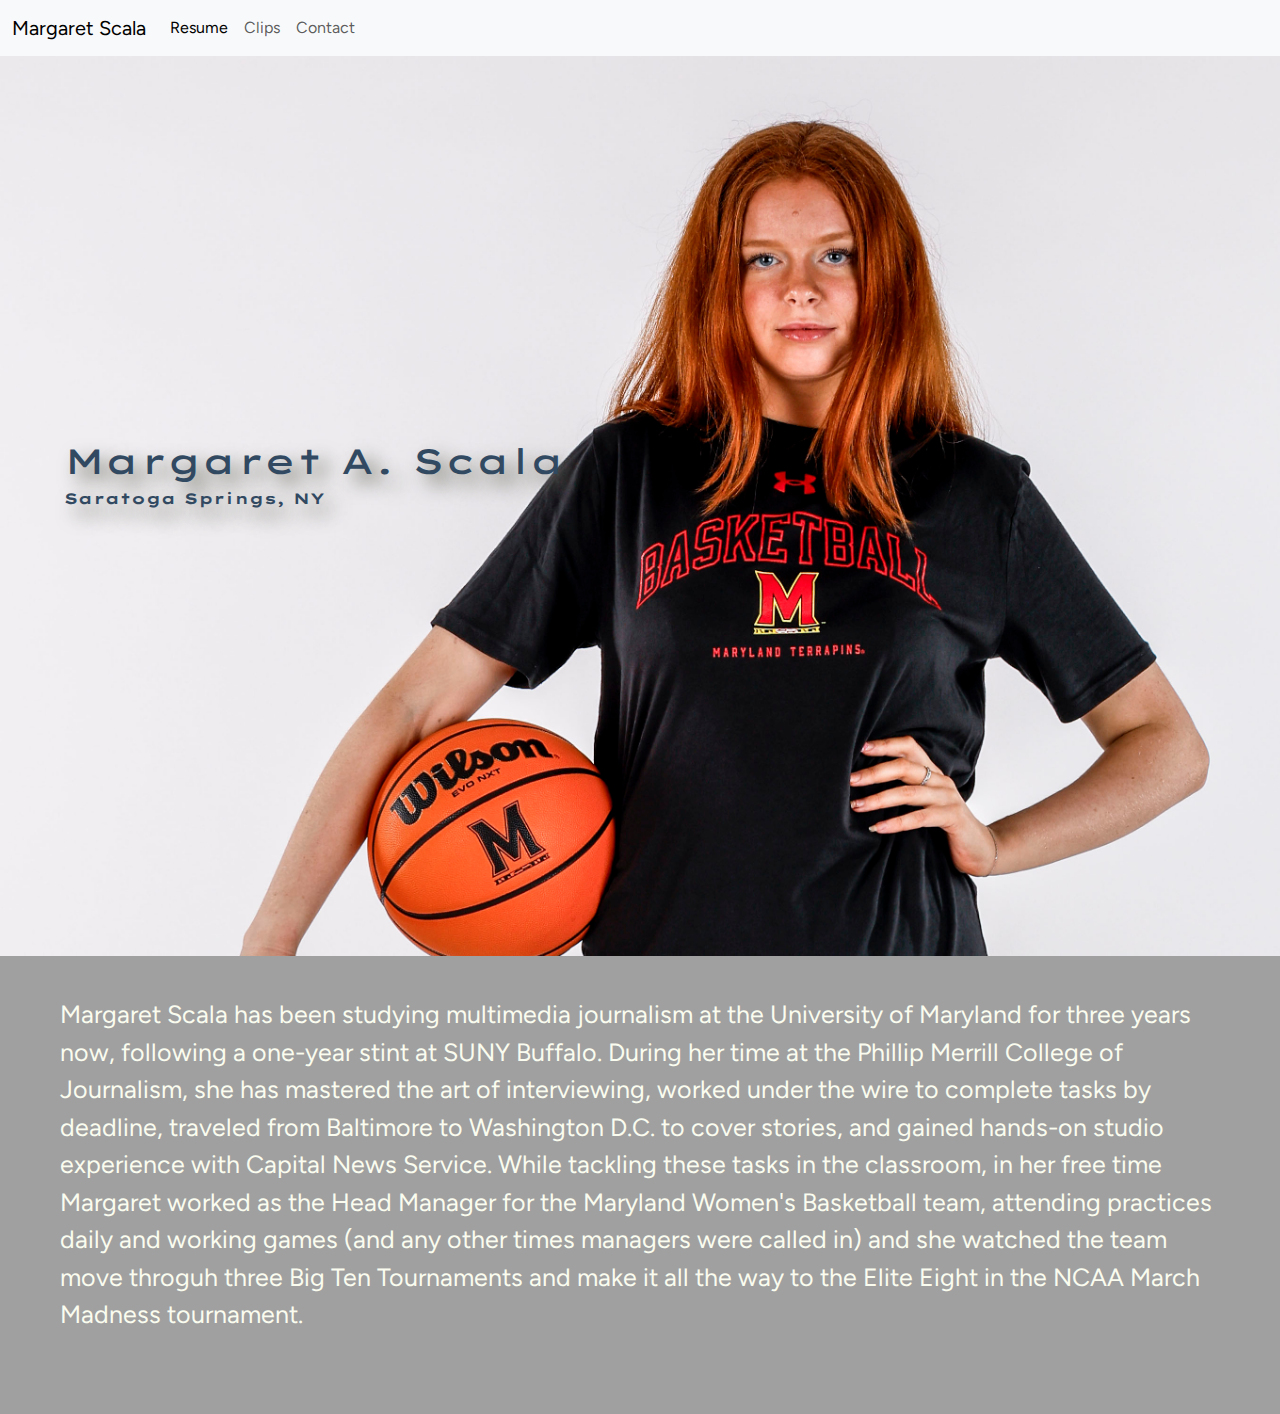
<file: index.html>
<!doctype html>
<html lang="en">
  <head>
    <meta charset="utf-8">
    <meta name="viewport" content="width=device-width, initial-scale=1">
    <title>Homepage</title>
    <link href="https://cdn.jsdelivr.net/npm/bootstrap@5.3.3/dist/css/bootstrap.min.css" rel="stylesheet" integrity="sha384-QWTKZyjpPEjISv5WaRU9OFeRpok6YctnYmDr5pNlyT2bRjXh0JMhjY6hW+ALEwIH" crossorigin="anonymous">
    <link rel="stylesheet" href="https://cdn.jsdelivr.net/npm/bootstrap@5.3.3/dist/css/bootstrap.min.css">
    <script src="https://cdn.jsdelivr.net/npm/bootstrap@5.3.3/dist/js/bootstrap.bundle.min.js"></script>
    <link rel="stylesheet" href="site/css/style.css">
    <link rel="preconnect" href="https://fonts.googleapis.com">
    <link rel="preconnect" href="https://fonts.gstatic.com" crossorigin>
    <link href="https://fonts.googleapis.com/css2?family=Abel&family=Italiana&family=Jersey+25&family=Lexend+Zetta:wght@100..900&family=Roboto:ital,wght@0,100;0,300;0,400;0,500;0,700;0,900;1,100;1,300;1,400;1,500;1,700;1,900&display=swap" rel="stylesheet">
    <link rel="preconnect" href="https://fonts.googleapis.com">
<link rel="preconnect" href="https://fonts.gstatic.com" crossorigin>
<link href="https://fonts.googleapis.com/css2?family=Abel&family=Figtree:ital,wght@0,300..900;1,300..900&family=Italiana&family=Jersey+25&family=Lexend+Zetta:wght@100..900&family=Roboto:ital,wght@0,100;0,300;0,400;0,500;0,700;0,900;1,100;1,300;1,400;1,500;1,700;1,900&display=swap" rel="stylesheet">
  </head>

  <nav class="navbar navbar-expand-lg bg-body-tertiary">
    <div class="container-fluid">
      <a class="navbar-brand" href="index.html">Margaret Scala</a>
      <button class="navbar-toggler" type="button" data-bs-toggle="collapse" data-bs-target="#navbarNavAltMarkup" aria-controls="navbarNavAltMarkup" aria-expanded="false" aria-label="Toggle navigation">
        <span class="navbar-toggler-icon"></span>
      </button>
      <div class="collapse navbar-collapse" id="navbarNavAltMarkup">
        <div class="navbar-nav">
          <a class="nav-link active" aria-current="page" href="./resume/index.html">Resume</a>
          <a class="nav-link" href="./clips/index.html">Clips</a>
          <a class="nav-link" href="./contact/index.html">Contact</a>

      </div>
    </div>
  </nav>
    <header>
    <h1>Margaret A. Scala</h1>
    <h2>Saratoga Springs, NY</h2>
    </header>
    <body>
      <div class="bio">
    <p>Margaret Scala has been studying multimedia journalism at the University of Maryland for three years now, following a one-year stint at SUNY Buffalo. During her time at the Phillip Merrill College of Journalism, she has mastered the art of interviewing, worked under the wire to complete tasks by deadline, traveled from Baltimore to Washington D.C. to cover stories, and gained hands-on studio experience with Capital News Service. While tackling these tasks in the classroom, in her free time Margaret worked as the Head Manager for the Maryland Women's Basketball team, attending practices daily and working games (and any other times managers were called in) and she watched the team move throguh three Big Ten Tournaments and make it all the way to the Elite Eight in the NCAA March Madness tournament.
    </p>
    </div>
  </body>
</html>
</file>
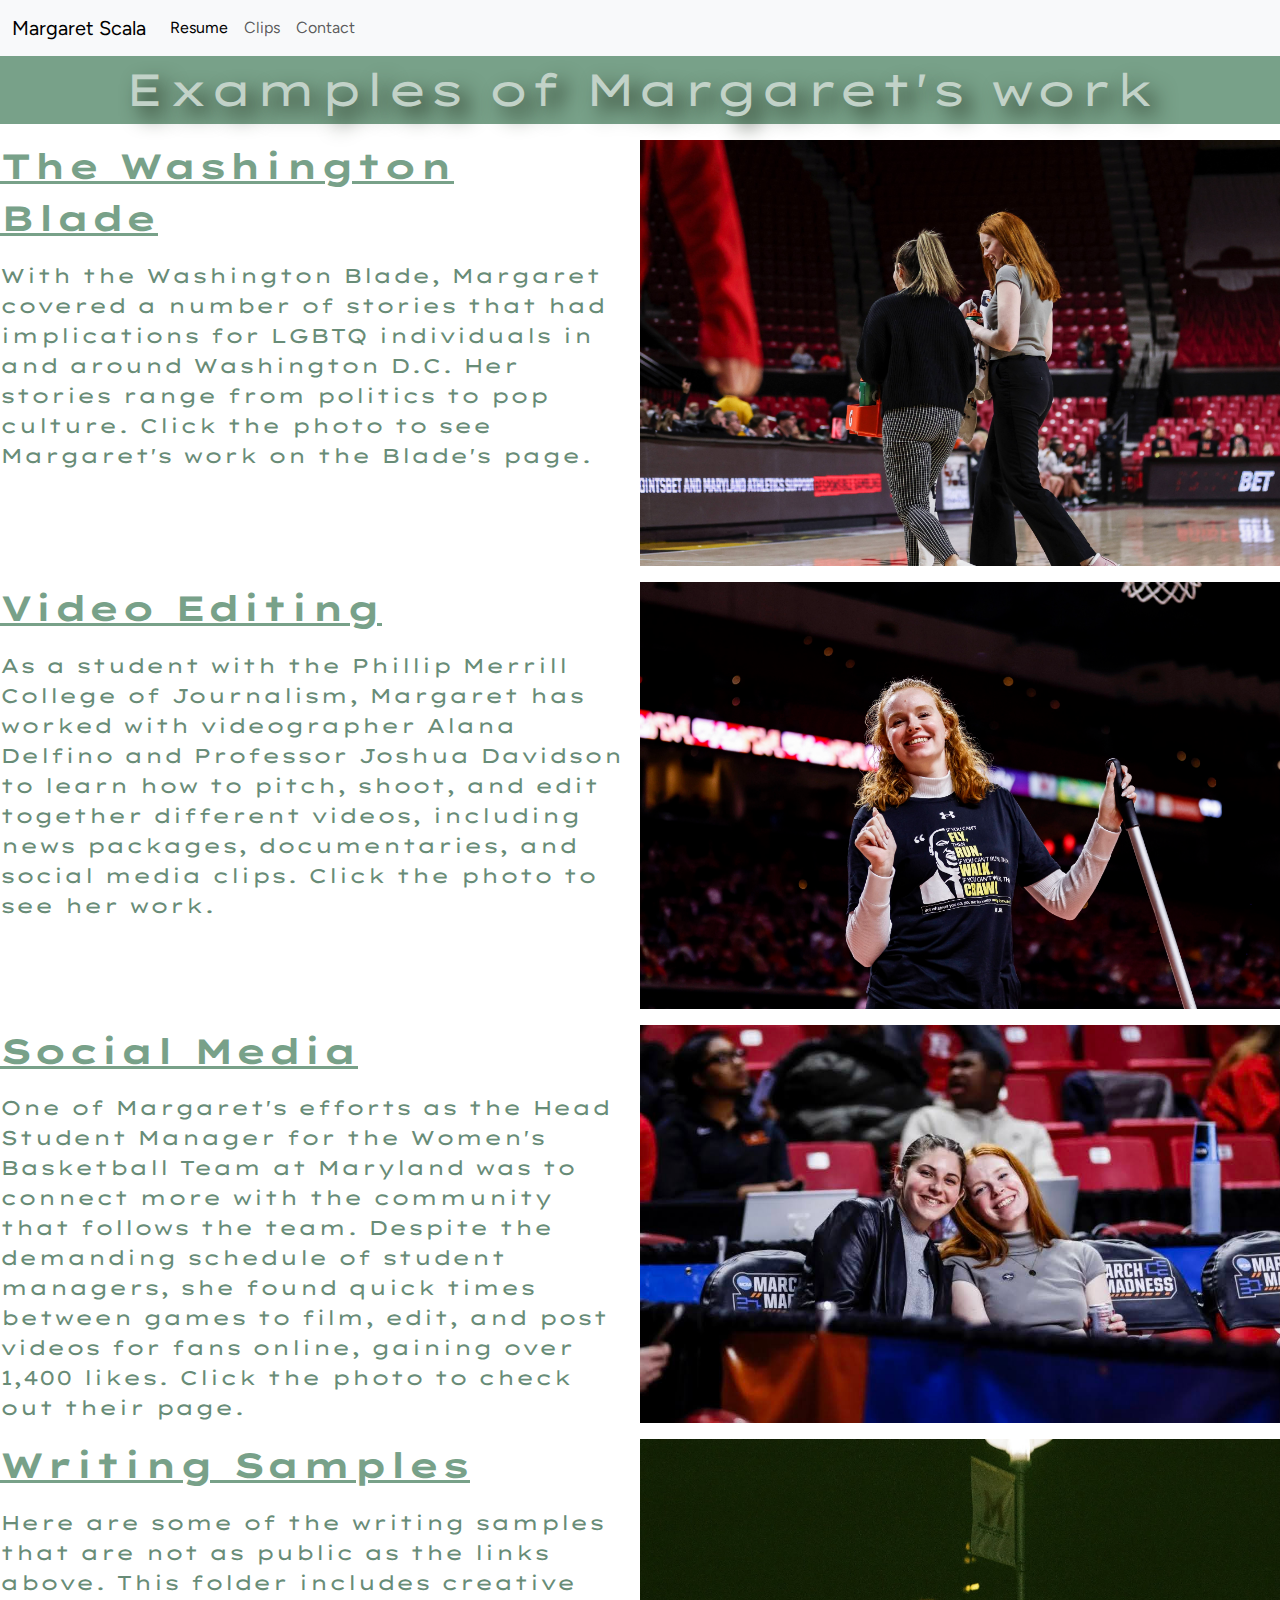
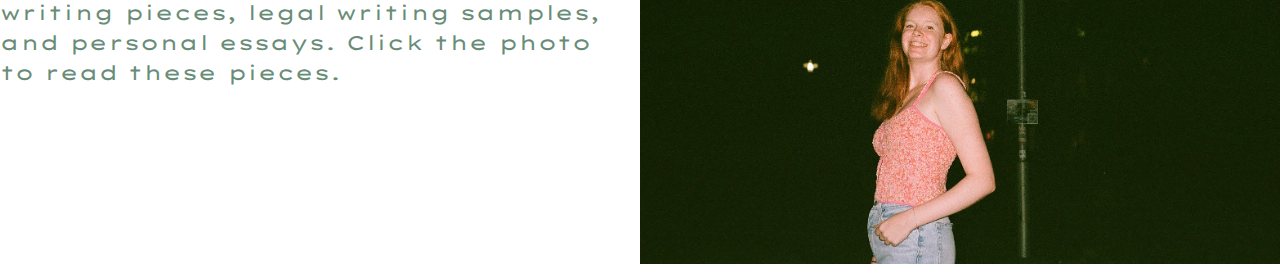
<file: clips/index.html>
<!doctype html>
<html lang="en">
  <head>
    <meta charset="utf-8">
    <meta name="viewport" content="width=device-width, initial-scale=1">
    <title>Clips</title>
    <link href="https://cdn.jsdelivr.net/npm/bootstrap@5.3.3/dist/css/bootstrap.min.css" rel="stylesheet" integrity="sha384-QWTKZyjpPEjISv5WaRU9OFeRpok6YctnYmDr5pNlyT2bRjXh0JMhjY6hW+ALEwIH" crossorigin="anonymous">
    <link rel="stylesheet" href="https://cdn.jsdelivr.net/npm/bootstrap@5.3.3/dist/css/bootstrap.min.css">
    <script src="https://cdn.jsdelivr.net/npm/bootstrap@5.3.3/dist/js/bootstrap.bundle.min.js"></script>
    <link rel="stylesheet" href="../site/css/style.css">
    <link rel="preconnect" href="https://fonts.googleapis.com">
    <link rel="preconnect" href="https://fonts.gstatic.com" crossorigin>
    <link href="https://fonts.googleapis.com/css2?family=Abel&family=Italiana&family=Jersey+25&family=Lexend+Zetta:wght@100..900&family=Roboto:ital,wght@0,100;0,300;0,400;0,500;0,700;0,900;1,100;1,300;1,400;1,500;1,700;1,900&display=swap" rel="stylesheet">
    <link rel="preconnect" href="https://fonts.googleapis.com">
<link rel="preconnect" href="https://fonts.gstatic.com" crossorigin>
<link href="https://fonts.googleapis.com/css2?family=Abel&family=Figtree:ital,wght@0,300..900;1,300..900&family=Italiana&family=Jersey+25&family=Lexend+Zetta:wght@100..900&family=Roboto:ital,wght@0,100;0,300;0,400;0,500;0,700;0,900;1,100;1,300;1,400;1,500;1,700;1,900&display=swap" rel="stylesheet">

  </head>

  <nav class="navbar navbar-expand-lg bg-body-tertiary">
    <div class="container-fluid">
      <a class="navbar-brand" href="../index.html">Margaret Scala</a>
      <button class="navbar-toggler" type="button" data-bs-toggle="collapse" data-bs-target="#navbarNavAltMarkup" aria-controls="navbarNavAltMarkup" aria-expanded="false" aria-label="Toggle navigation">
        <span class="navbar-toggler-icon"></span>
      </button>
      <div class="collapse navbar-collapse" id="navbarNavAltMarkup">
        <div class="navbar-nav">
          <a class="nav-link active" aria-current="page" href="../resume/index.html">Resume</a>
          <a class="nav-link" href="/clips/index.html">Clips</a>
          <a class="nav-link" href="../contact/index.html">Contact</a>
          </div>
          </div>
          </div>
          </nav>

  <body>
    <div class="work">
    <p>Examples of Margaret's work</p>
    </div>
    <div class="clearfix">
      <a href="https://www.washingtonblade.com/author/margaret-a-scala/"> <img src="../site/images/action.jpeg" width="60%"; height="auto"; class="col-md-6 float-md-end mb-3 ms-md-3" alt="Washington Blade"> </a>
    <div class="title">
      <p>
       The Washington Blade
      </p>
    </div>
    <div class="blade">
      <p>
        With the Washington Blade, Margaret covered a number of stories that had implications for LGBTQ individuals in and around Washington D.C. Her stories range from politics to pop culture. Click the photo to see Margaret's work on the Blade's page.
      </p>
      </div>
    
    </div>

    <div class="clearfix">
      <a href="https://vimeo.com/margaretscala"> <img src="../site/images/mop.heic" width="60%"; height="auto"; class="col-md-6 float-md-end mb-3 ms-md-3" alt="Vimeo"> </a>
    <div class="title">
      <p>
       Video Editing
      </p>
    </div>
    <div class="blade">
      <p>
        As a student with the Phillip Merrill College of Journalism, Margaret has worked with videographer Alana Delfino and Professor Joshua Davidson to learn how to pitch, shoot, and edit together different videos, including news packages, documentaries, and social media clips. Click the photo to see her work. 
      </p>
      </div>
    </div>
    <div class="clearfix">
      <a href="https://www.tiktok.com/@terpswbbmanagers"> <img src="../site/images/madness.PNG" width="60%"; height="auto"; class="col-md-6 float-md-end mb-3 ms-md-3" alt="Vimeo"> </a>
    <div class="title">
      <p>
      Social Media
      </p>
    </div>
    <div class="blade">
      <p>
        One of Margaret's efforts as the Head Student Manager for the Women's Basketball Team at Maryland was to connect more with the community that follows the team. Despite the demanding schedule of student managers, she found quick times between games to film, edit, and post videos for fans online, gaining over 1,400 likes. Click the photo to check out their page.
      </p>
  </div>
  </div>
  <div class="clearfix">
    <a href="https://drive.google.com/drive/folders/1T2Glw6cbV1rXTuLGk_EzyyTpsAp_fGNa?usp=sharing"> <img src="../site/images/smile.JPG" width="60%"; height="auto"; class="col-md-6 float-md-end mb-3 ms-md-3" alt="Writing Samples"> </a>
  <div class="title">
    <p>
    Writing Samples
    </p>
  </div>
  <div class="blade">
    <p>
      Here are some of the writing samples that are not as public as the links above. This folder includes creative writing pieces, legal writing samples, and personal essays. Click the photo to read these pieces. 
    </p>
  
  </body>
</html>
</file>
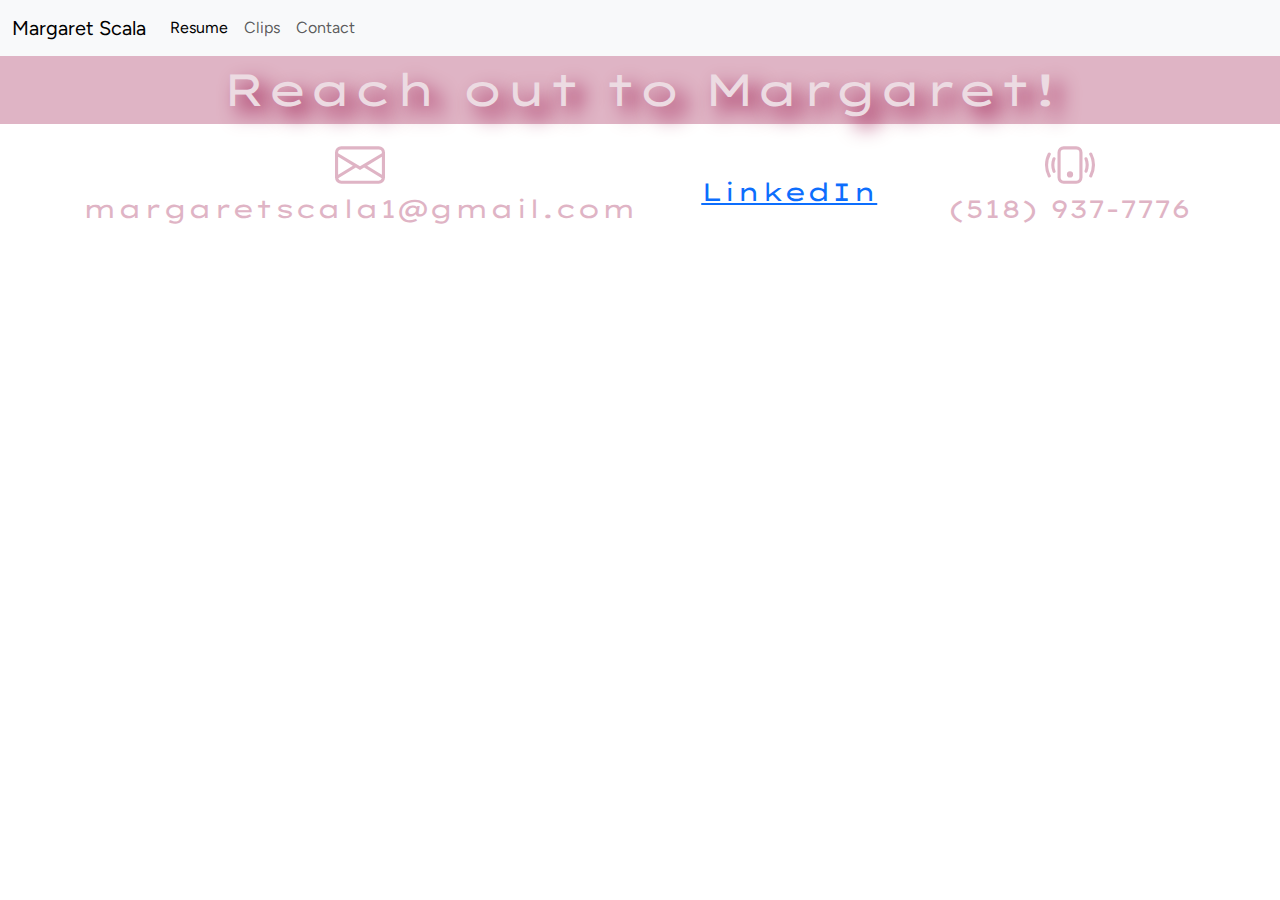
<file: contact/index.html>
<!doctype html>
<html lang="en">
  <head>
    <meta charset="utf-8">
    <meta name="viewport" content="width=device-width, initial-scale=1">
    <title>Contact</title>
    <link href="https://cdn.jsdelivr.net/npm/bootstrap@5.3.3/dist/css/bootstrap.min.css" rel="stylesheet" integrity="sha384-QWTKZyjpPEjISv5WaRU9OFeRpok6YctnYmDr5pNlyT2bRjXh0JMhjY6hW+ALEwIH" crossorigin="anonymous">
    <link rel="stylesheet" href="https://cdn.jsdelivr.net/npm/bootstrap@5.3.3/dist/css/bootstrap.min.css">
    <script src="https://cdn.jsdelivr.net/npm/bootstrap@5.3.3/dist/js/bootstrap.bundle.min.js"></script>
    <link rel="stylesheet" href="../site/css/style.css">
    <link rel="preconnect" href="https://fonts.googleapis.com">
    <link rel="preconnect" href="https://fonts.gstatic.com" crossorigin>
    <link href="https://fonts.googleapis.com/css2?family=Abel&family=Italiana&family=Jersey+25&family=Lexend+Zetta:wght@100..900&family=Roboto:ital,wght@0,100;0,300;0,400;0,500;0,700;0,900;1,100;1,300;1,400;1,500;1,700;1,900&display=swap" rel="stylesheet">
    <link rel="preconnect" href="https://fonts.googleapis.com">
<link rel="preconnect" href="https://fonts.gstatic.com" crossorigin>
<link href="https://fonts.googleapis.com/css2?family=Abel&family=Figtree:ital,wght@0,300..900;1,300..900&family=Italiana&family=Jersey+25&family=Lexend+Zetta:wght@100..900&family=Roboto:ital,wght@0,100;0,300;0,400;0,500;0,700;0,900;1,100;1,300;1,400;1,500;1,700;1,900&display=swap" rel="stylesheet">

  </head>

  <nav class="navbar navbar-expand-lg bg-body-tertiary">
    <div class="container-fluid">
      <a class="navbar-brand" href="../index.html">Margaret Scala</a>
      <button class="navbar-toggler" type="button" data-bs-toggle="collapse" data-bs-target="#navbarNavAltMarkup" aria-controls="navbarNavAltMarkup" aria-expanded="false" aria-label="Toggle navigation">
        <span class="navbar-toggler-icon"></span>
      </button>
      <div class="collapse navbar-collapse" id="navbarNavAltMarkup">
        <div class="navbar-nav">
          <a class="nav-link active" aria-current="page" href="../resume/index.html">Resume</a>
          <a class="nav-link" href="../clips/index.html">Clips</a>
          <a class="nav-link" href="/contact/index.html">Contact</a>
          </div>
          </div>
          </div>
          </nav>

  <body>
    <div class="contact">
    <p>Reach out to Margaret!</p>
    </div>
    <div class="contact-me">
    <div class="container text-center">
      <div class="row">
        <div class="col align-self-start">
          <svg xmlns="http://www.w3.org/2000/svg" width="50" height="50" fill="currentColor" class="bi bi-envelope" viewBox="0 0 16 16">
            <path d="M0 4a2 2 0 0 1 2-2h12a2 2 0 0 1 2 2v8a2 2 0 0 1-2 2H2a2 2 0 0 1-2-2zm2-1a1 1 0 0 0-1 1v.217l7 4.2 7-4.2V4a1 1 0 0 0-1-1zm13 2.383-4.708 2.825L15 11.105zm-.034 6.876-5.64-3.471L8 9.583l-1.326-.795-5.64 3.47A1 1 0 0 0 2 13h12a1 1 0 0 0 .966-.741M1 11.105l4.708-2.897L1 5.383z"/>
          </svg>
          <p>margaretscala1@gmail.com</p>
        </div>
        <div class="col align-self-center">
          <a href="https://www.linkedin.com/in/margaret-scala/">LinkedIn</a>
        </div>
        <div class="col align-self-end">
          <svg xmlns="http://www.w3.org/2000/svg" width="50px" height="50px" fill="#dfb4c5" class="bi bi-phone-vibrate" viewBox="0 0 16 16">
            <path d="M10 3a1 1 0 0 1 1 1v8a1 1 0 0 1-1 1H6a1 1 0 0 1-1-1V4a1 1 0 0 1 1-1zM6 2a2 2 0 0 0-2 2v8a2 2 0 0 0 2 2h4a2 2 0 0 0 2-2V4a2 2 0 0 0-2-2z"/>
            <path d="M8 12a1 1 0 1 0 0-2 1 1 0 0 0 0 2M1.599 4.058a.5.5 0 0 1 .208.676A7 7 0 0 0 1 8c0 1.18.292 2.292.807 3.266a.5.5 0 0 1-.884.468A8 8 0 0 1 0 8c0-1.347.334-2.619.923-3.734a.5.5 0 0 1 .676-.208m12.802 0a.5.5 0 0 1 .676.208A8 8 0 0 1 16 8a8 8 0 0 1-.923 3.734.5.5 0 0 1-.884-.468A7 7 0 0 0 15 8c0-1.18-.292-2.292-.807-3.266a.5.5 0 0 1 .208-.676M3.057 5.534a.5.5 0 0 1 .284.648A5 5 0 0 0 3 8c0 .642.12 1.255.34 1.818a.5.5 0 1 1-.93.364A6 6 0 0 1 2 8c0-.769.145-1.505.41-2.182a.5.5 0 0 1 .647-.284m9.886 0a.5.5 0 0 1 .648.284C13.855 6.495 14 7.231 14 8s-.145 1.505-.41 2.182a.5.5 0 0 1-.93-.364C12.88 9.255 13 8.642 13 8s-.12-1.255-.34-1.818a.5.5 0 0 1 .283-.648"/>
          </svg>
          <p>(518) 937-7776</p>
          </div>
        </div>
      </div>
    </div>
  </body>
</html>
</file>
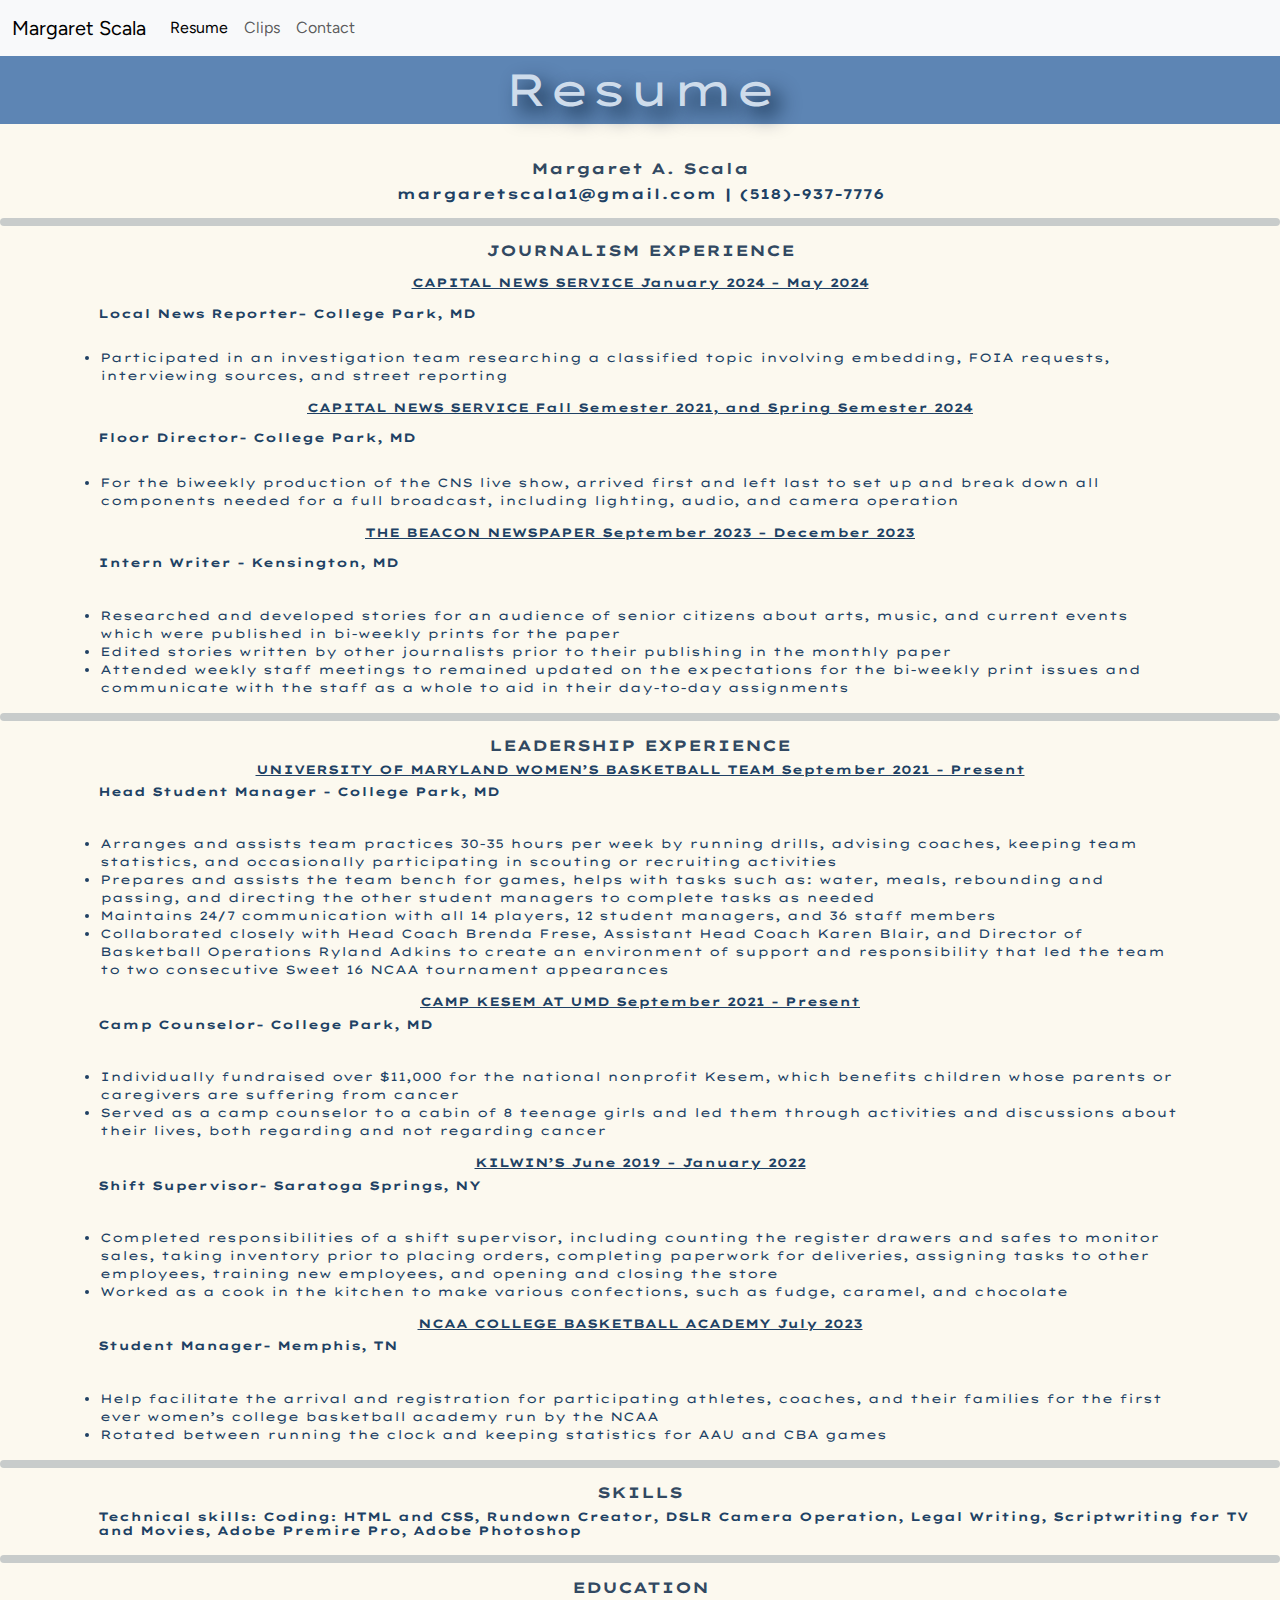
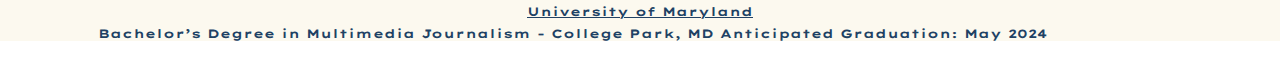
<file: resume/index.html>
<!doctype html>
<html lang="en">
  <head>
    <meta charset="utf-8">
    <meta name="viewport" content="width=device-width, initial-scale=1">
    <title>Resume</title>
    <link href="https://cdn.jsdelivr.net/npm/bootstrap@5.3.3/dist/css/bootstrap.min.css" rel="stylesheet" integrity="sha384-QWTKZyjpPEjISv5WaRU9OFeRpok6YctnYmDr5pNlyT2bRjXh0JMhjY6hW+ALEwIH" crossorigin="anonymous">
    <link rel="stylesheet" href="https://cdn.jsdelivr.net/npm/bootstrap@5.3.3/dist/css/bootstrap.min.css">
    <script src="https://cdn.jsdelivr.net/npm/bootstrap@5.3.3/dist/js/bootstrap.bundle.min.js"></script>
    <link rel="stylesheet" href="../site/css/style.css">
    <link rel="preconnect" href="https://fonts.googleapis.com">
    <link rel="preconnect" href="https://fonts.gstatic.com" crossorigin>
    <link href="https://fonts.googleapis.com/css2?family=Abel&family=Italiana&family=Jersey+25&family=Lexend+Zetta:wght@100..900&family=Roboto:ital,wght@0,100;0,300;0,400;0,500;0,700;0,900;1,100;1,300;1,400;1,500;1,700;1,900&display=swap" rel="stylesheet">
    <link rel="preconnect" href="https://fonts.googleapis.com">
<link rel="preconnect" href="https://fonts.gstatic.com" crossorigin>
<link href="https://fonts.googleapis.com/css2?family=Abel&family=Figtree:ital,wght@0,300..900;1,300..900&family=Italiana&family=Jersey+25&family=Lexend+Zetta:wght@100..900&family=Roboto:ital,wght@0,100;0,300;0,400;0,500;0,700;0,900;1,100;1,300;1,400;1,500;1,700;1,900&display=swap" rel="stylesheet">
<link rel="stylesheet" href="../site/css/style.css">

  </head>
  <nav class="navbar navbar-expand-lg bg-body-tertiary">
    <div class="container-fluid">
      <a class="navbar-brand" href="../index.html">Margaret Scala</a>
      <button class="navbar-toggler" type="button" data-bs-toggle="collapse" data-bs-target="#navbarNavAltMarkup" aria-controls="navbarNavAltMarkup" aria-expanded="false" aria-label="Toggle navigation">
        <span class="navbar-toggler-icon"></span>
      </button>
      <div class="collapse navbar-collapse" id="navbarNavAltMarkup">
        <div class="navbar-nav">
          <a class="nav-link active" aria-current="page" href="/resume/index.html">Resume</a>
          <a class="nav-link" href="../clips/index.html">Clips</a>
          <a class="nav-link" href="../contact/index.html">Contact</a>


      </div>
    </div>
  </nav>
  <body>
    <div class="background">
<div class="resume">
  <p>Resume</p>
  </div>
  <div class="intro">
  <h2>Margaret A. Scala</h2>
  <h3>margaretscala1@gmail.com | (518)-937-7776</h3>
  <hr class="rounded">
  </div>
  <div class="res-cont">
  <h2>JOURNALISM EXPERIENCE</h2>
  <p>
  <h4>CAPITAL NEWS SERVICE					      	                  January 2024 – May 2024</h4></p>
  <p>
   
    <h5>Local News Reporter– College Park, MD</h5>
    <ul>
  <li>Participated in an investigation team researching a classified topic involving embedding, FOIA requests, interviewing sources, and street reporting</li></p>
  </ul>
  <h4>CAPITAL NEWS SERVICE 				                 Fall Semester 2021, and Spring Semester 2024</h4>
  <p>
    <h5>Floor Director- College Park, MD</h5>
    <ul>
 <li>For the biweekly production of the CNS live show, arrived first and left last to set up and break down all components needed for a full broadcast, including lighting, audio, and camera operation</li>
 </ul>
 </p>
  <h4>THE BEACON NEWSPAPER	      	 	    			         September 2023 – December 2023</h4>
  <p>
    
 <h5>Intern Writer - Kensington, MD</h5>
 <p>
  <ul>
  	<li>Researched and developed stories for an audience of senior citizens about arts, music, and current events which were published in bi-weekly prints for the paper</li>
  <li>Edited stories written by other journalists prior to their publishing in the monthly paper</li>
  <li>Attended weekly staff meetings to remained updated on the expectations for the bi-weekly print issues and communicate with the staff as a whole to aid in their day-to-day assignments</li>
  </ul>
  </p>
  </p>
  </div>
  <div class="res-cont">
  <hr class="rounded">
  <h2>LEADERSHIP EXPERIENCE</h2>
  <h4>UNIVERSITY OF MARYLAND WOMEN’S BASKETBALL TEAM					                September 2021 - Present </h4>
  <h5>Head Student Manager - College Park, MD </h5>
  <p>
    <ul>
  <li>Arranges and assists team practices 30-35 hours per week by running drills, advising coaches, keeping team statistics, and occasionally participating in scouting or recruiting activities</li>
  <li>Prepares and assists the team bench for games, helps with tasks such as: water, meals, rebounding and passing, and directing the other student managers to complete tasks as needed</li>
	<li>Maintains 24/7 communication with all 14 players, 12 student managers, and 36 staff members</li>
  <li>Collaborated closely with Head Coach Brenda Frese, Assistant Head Coach Karen Blair, and Director of Basketball Operations Ryland Adkins to create an environment of support and responsibility that led the team to two consecutive Sweet 16 NCAA tournament appearances</li>
  </ul>
  </p>

  <h4>CAMP KESEM AT UMD						    September 2021 - Present</h4>
  <h5>Camp Counselor- College Park, MD</h5>
  <p>
    <ul>
  <li>Individually fundraised over $11,000 for the national nonprofit Kesem, which benefits children whose parents or caregivers are suffering from cancer</li>
  <li>Served as a camp counselor to a cabin of 8 teenage girls and led them through activities and discussions about their lives, both regarding and not regarding cancer </li>
  </ul>
  </p>

  <h4>KILWIN’S                                      June 2019 – January 2022</h4>
  <h5>Shift Supervisor- Saratoga Springs, NY</h5>
  <p>
    <ul>

  <li>Completed responsibilities of a shift supervisor, including counting the register drawers and safes to monitor sales, taking inventory prior to placing orders, completing paperwork for deliveries, assigning tasks to other employees, training new employees, and opening and closing the store</li>
  <li>Worked as a cook in the kitchen to make various confections, such as fudge, caramel, and chocolate</li>
  </ul>
  </p>

  <h4>NCAA COLLEGE BASKETBALL ACADEMY							                              July 2023</h4>
  <h5>Student Manager- Memphis, TN</h5>
  <p>
    <ul>

  <li>Help facilitate the arrival and registration for participating athletes, coaches, and their families for the first ever women’s college basketball academy run by the NCAA</li>
  <li>Rotated between running the clock and keeping statistics for AAU and CBA games </li>
  </ul>
  </p>
  </div>
  <hr class="rounded">
  <div class="res-cont">
  <h2>SKILLS</h2>
  <h5>Technical skills: Coding: HTML and CSS, Rundown Creator, DSLR Camera Operation, Legal Writing, Scriptwriting for TV and Movies, Adobe Premire Pro, Adobe Photoshop</h5>
  </div>
  <hr class="rounded">
  <div class="res-cont">
  <h2>EDUCATION</h2>
  <h4>University of Maryland </h4>
  <h5>Bachelor’s Degree in Multimedia Journalism - College Park, MD	           	Anticipated Graduation: May 2024</h5>

  </ul>
  </p>
  </p>
  </div>

  </body>
  
  </body>
</html>
</file>
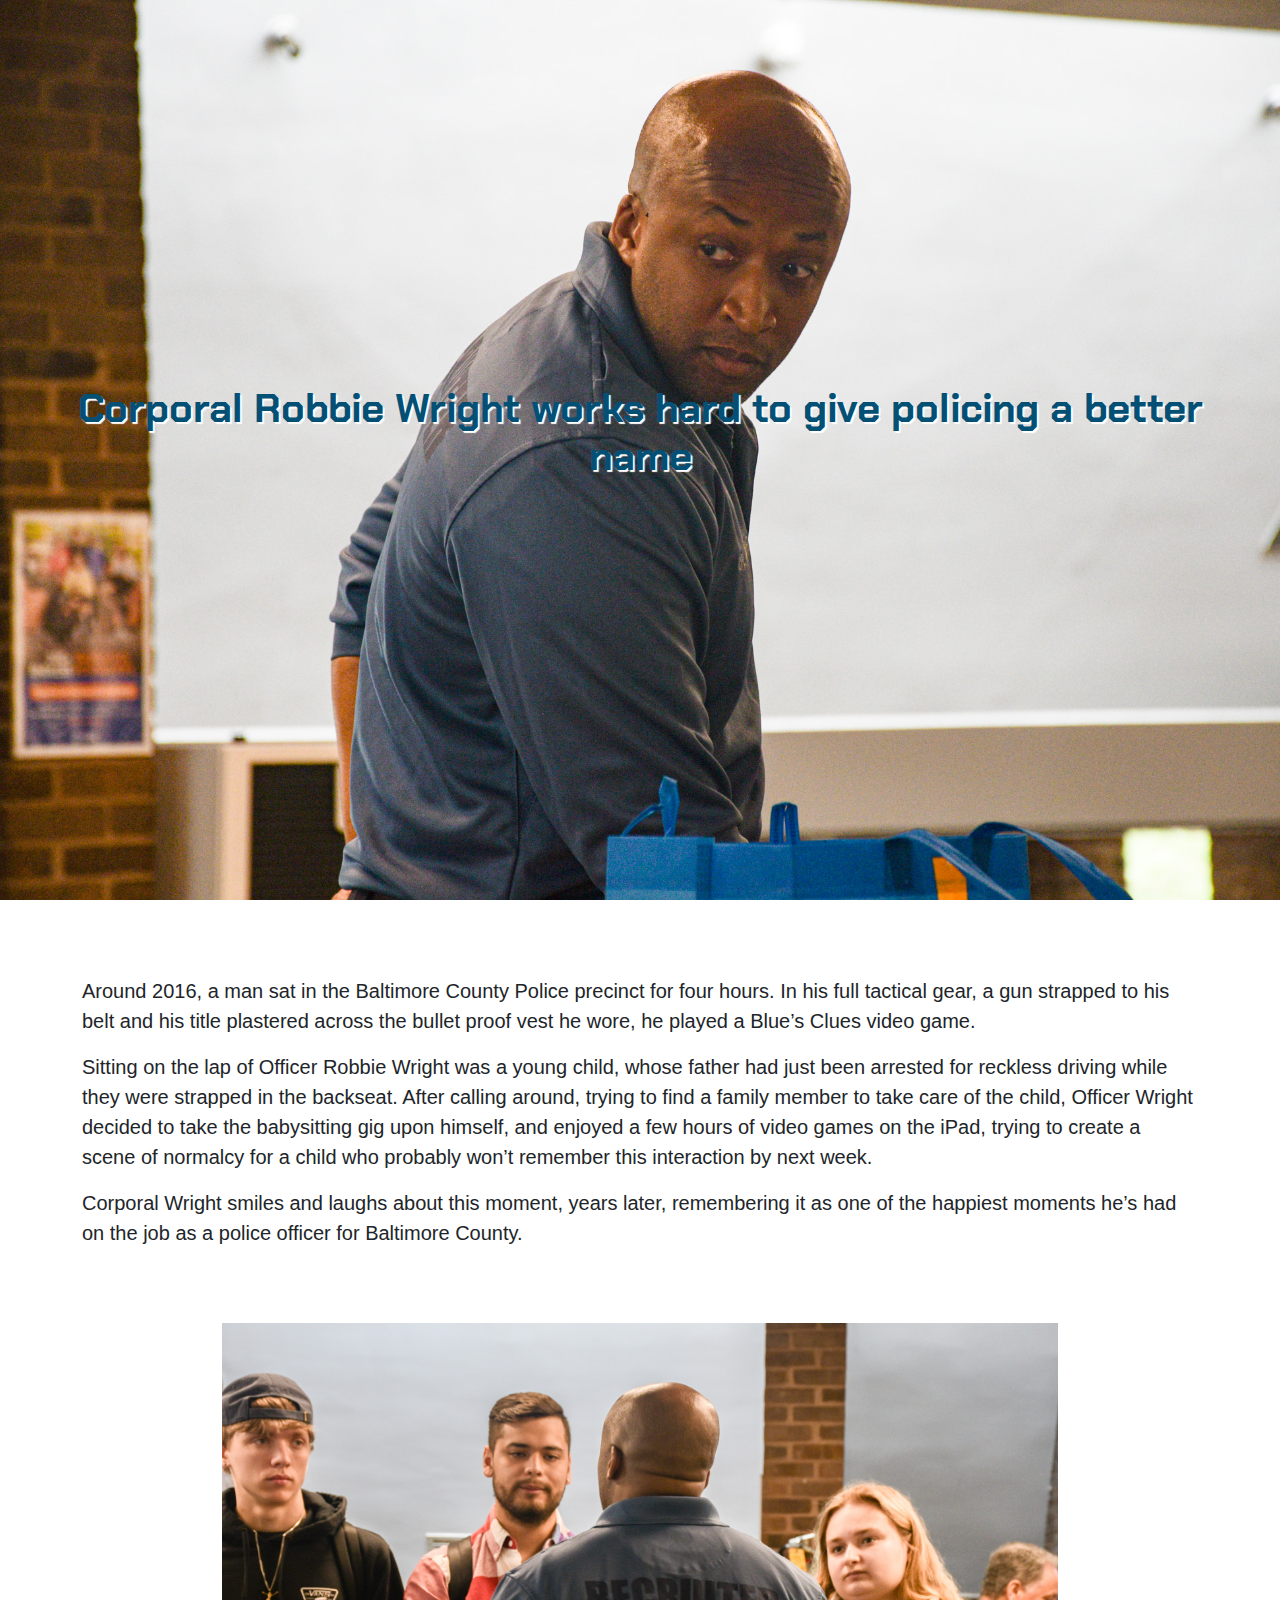
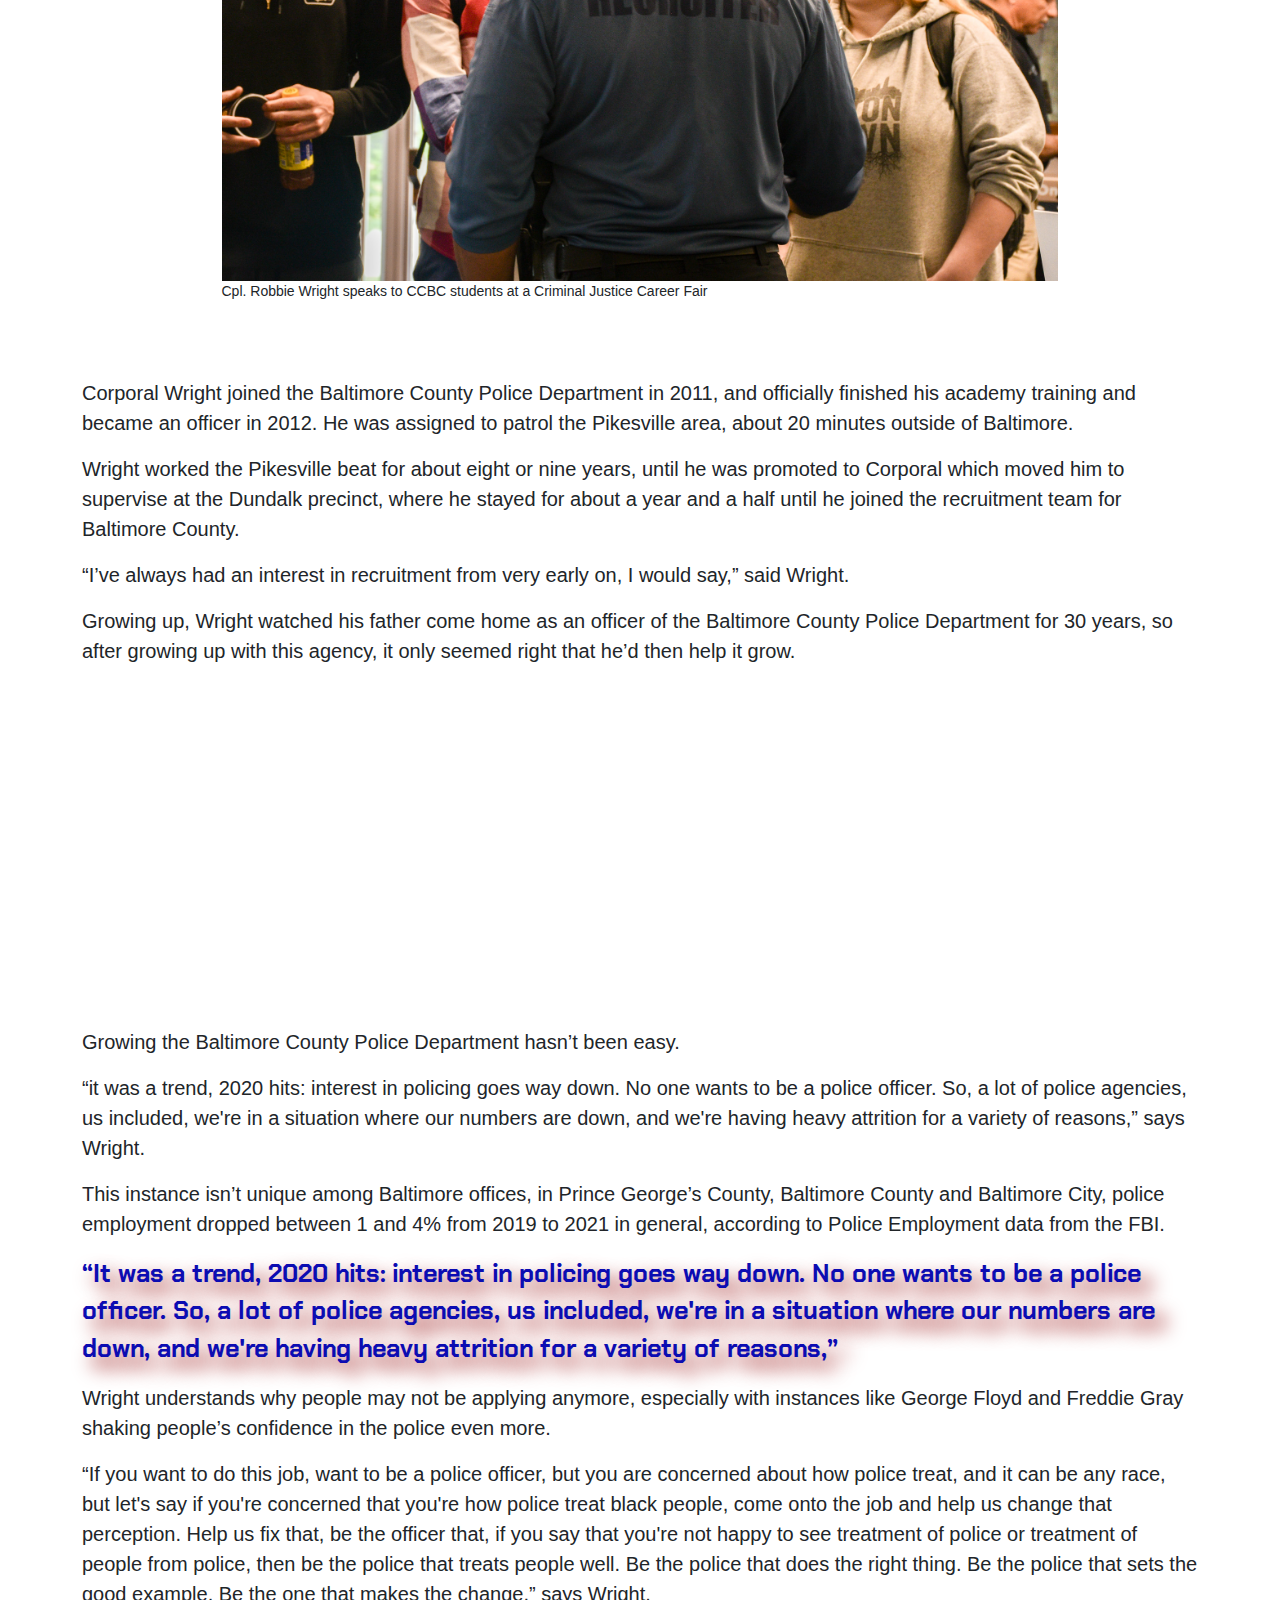
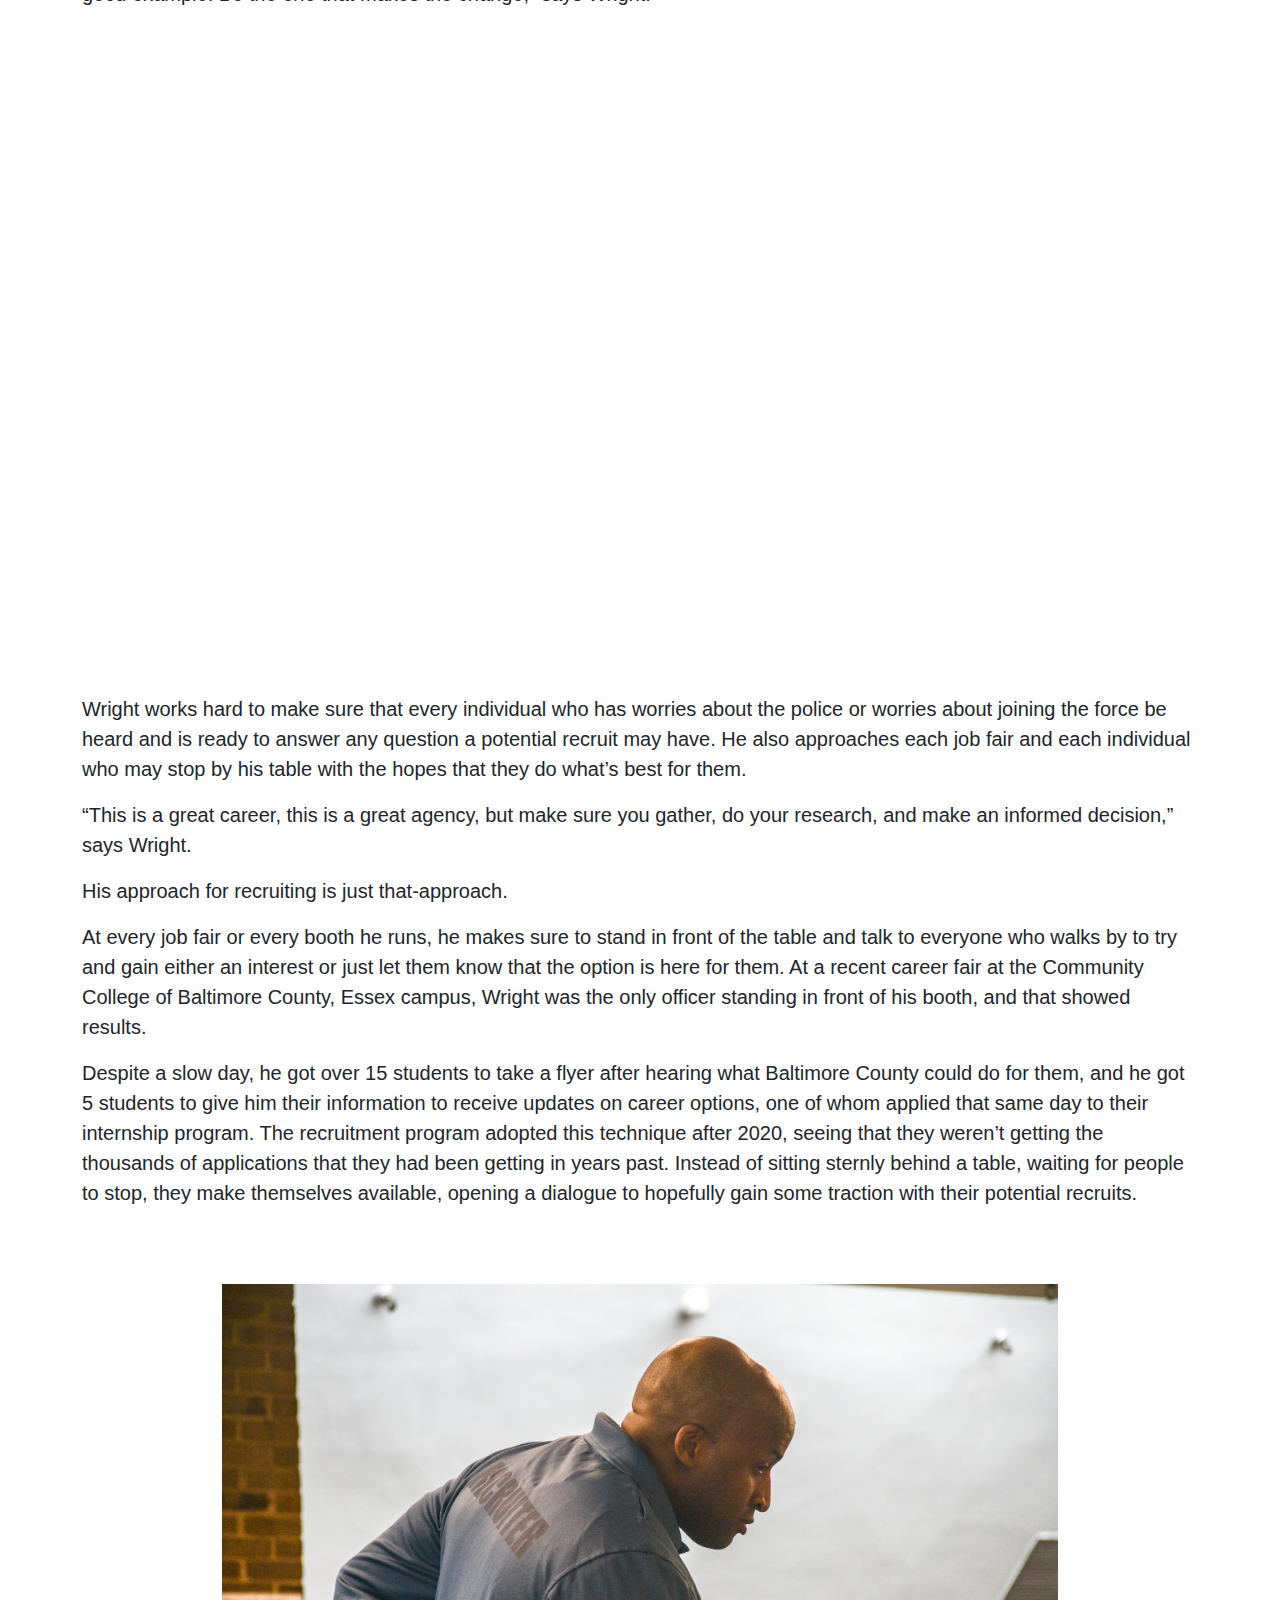
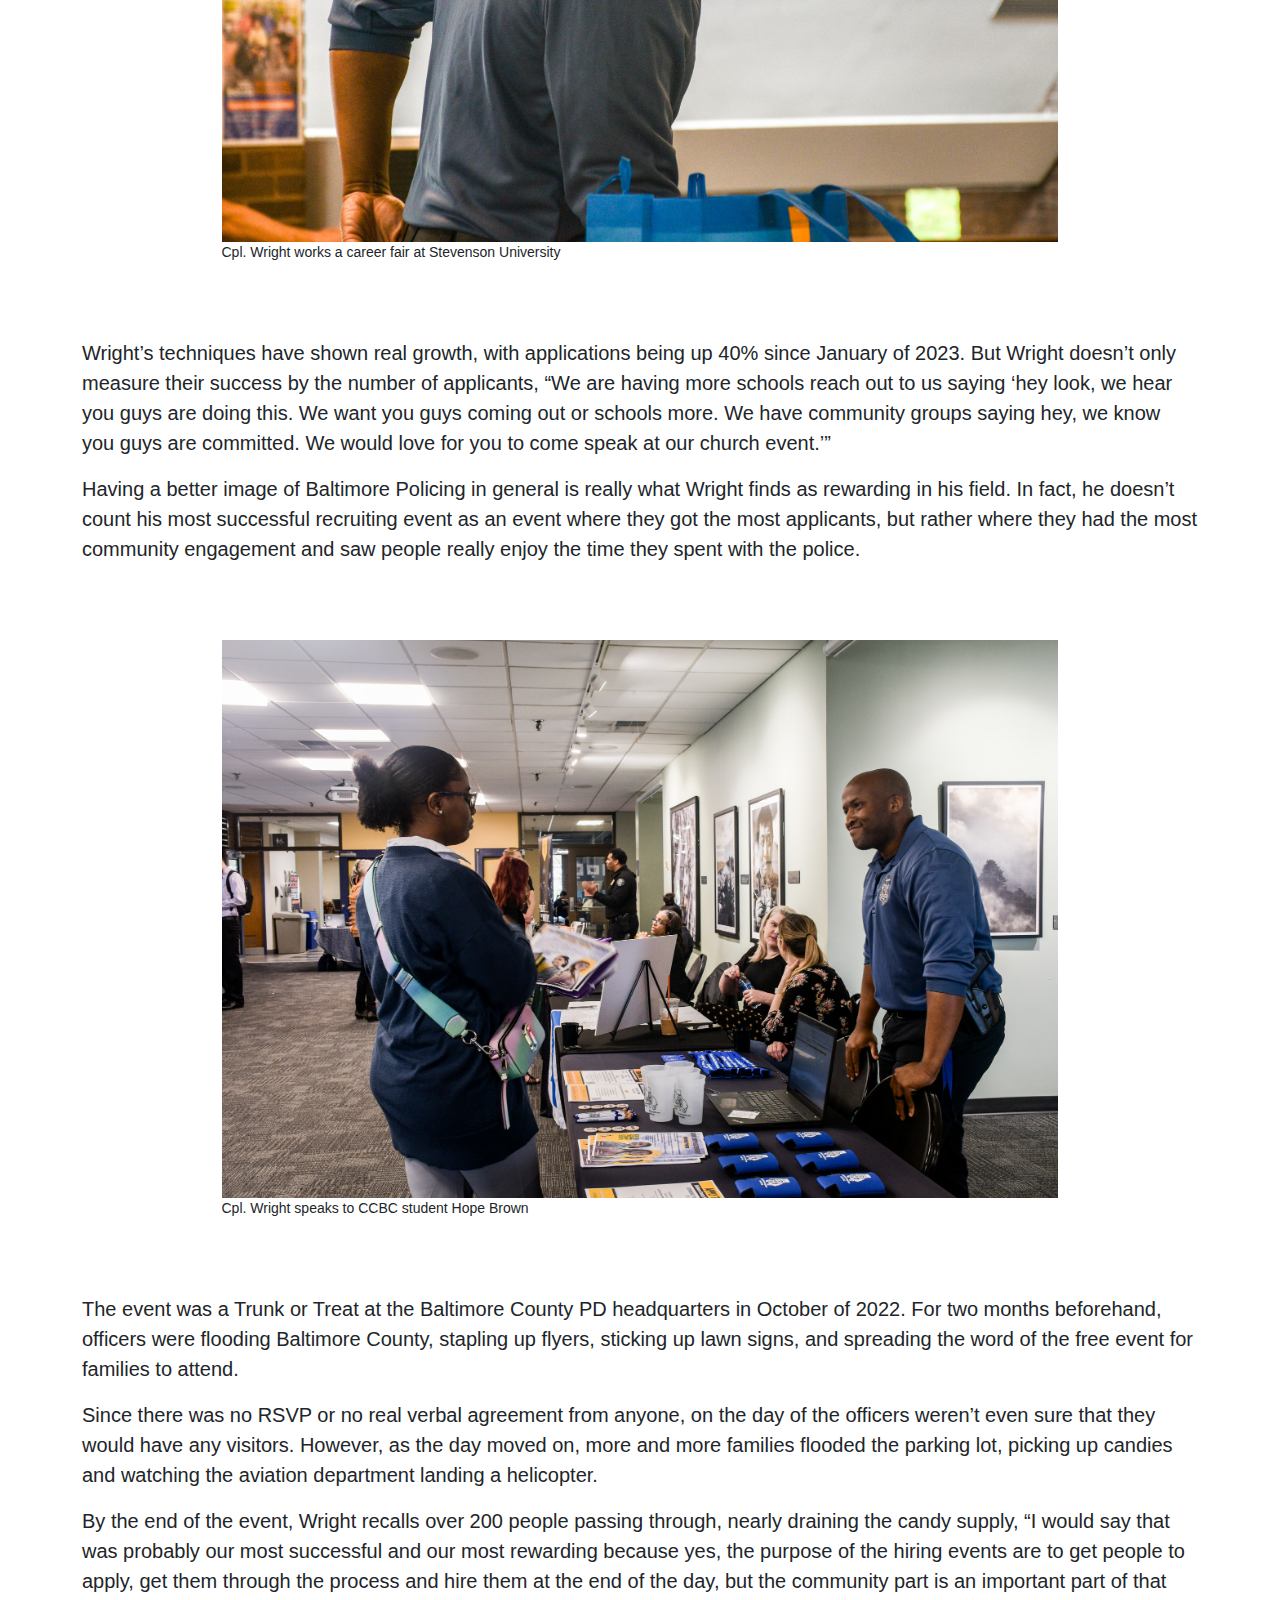
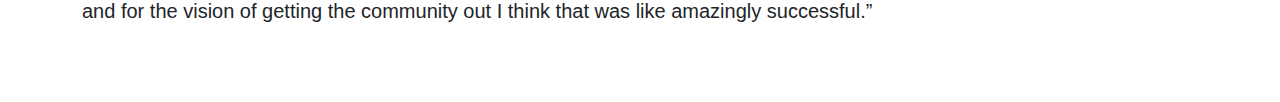
<file: final/final.html>
<!doctype html>
<html lang="en">
  <head>
    <meta charset="utf-8">
    <meta name="viewport" content="width=device-width, initial-scale=1">
    <title>Corporal Robbie Wright works hard to give policing a better name</title>
    <link href="https://cdn.jsdelivr.net/npm/bootstrap@5.3.3/dist/css/bootstrap.min.css" rel="stylesheet" integrity="sha384-QWTKZyjpPEjISv5WaRU9OFeRpok6YctnYmDr5pNlyT2bRjXh0JMhjY6hW+ALEwIH" crossorigin="anonymous">

    <link rel="preconnect" href="https://fonts.googleapis.com">
<link rel="preconnect" href="https://fonts.gstatic.com" crossorigin>
<link href="https://fonts.googleapis.com/css2?family=Abel&family=Chakra+Petch:ital,wght@0,300;0,400;0,500;0,600;0,700;1,300;1,400;1,500;1,600;1,700&family=Figtree:ital,wght@0,300..900;1,300..900&family=Italiana&family=Jersey+25&family=Lexend+Zetta:wght@100..900&family=Roboto:ital,wght@0,100;0,300;0,400;0,500;0,700;0,900;1,100;1,300;1,400;1,500;1,700;1,900&display=swap" rel="stylesheet">



<link rel="stylesheet" href="stylesheet.css">

  </head>


  <body>

  <header>
      <h1>Corporal Robbie Wright works hard to give policing a better name</h1>
  </header>
  <main class="container">
   <p> Around 2016, a man sat in the Baltimore County Police precinct for four hours. In his full tactical gear, a gun strapped to his belt and his title plastered across the bullet proof vest he wore, he played a Blue’s Clues video game.</p>
    <p>Sitting on the lap of Officer Robbie Wright was a young child, whose father had just been arrested for reckless driving while they were strapped in the backseat. After calling around, trying to find a family member to take care of the child, Officer Wright decided to take the babysitting gig upon himself, and enjoyed a few hours of video games on the iPad, trying to create a scene of normalcy for a child who probably won’t remember this interaction by next week. </p>
    <p>Corporal Wright smiles and laughs about this moment, years later, remembering it as one of the happiest moments he’s had on the job as a police officer for Baltimore County. </p>

   <div class="pics">
   <img src="robbie-wright/robbie-talking.jpg" class="img-fluid">
   <p class="caption">Cpl. Robbie Wright speaks to CCBC students at a Criminal Justice Career Fair</p>
   </div>

	<p>Corporal Wright joined the Baltimore County Police Department in 2011, and officially finished his academy training and became an officer in 2012. He was assigned to patrol the Pikesville area, about 20 minutes outside of Baltimore.</p>
  <p>Wright worked the Pikesville beat for about eight or nine years, until he was promoted to Corporal which moved him to supervise at the Dundalk precinct, where he stayed for about a year and a half until he joined the recruitment team for Baltimore County.</p> 
  <p>“I’ve always had an interest in recruitment from very early on, I would say,” said Wright. </p>
  <p>Growing up, Wright watched his father come home as an officer of the Baltimore County Police Department for 30 years, so after growing up with this agency, it only seemed right that he’d then help it grow. </p>

    <div class="data">
    <iframe title="STAFFING NUMBERS FOR BALTIMORE COUNTY PD 2013" aria-label="Split Bars" id="datawrapper-chart-JW92G" src="https://datawrapper.dwcdn.net/JW92G/1/" scrolling="no" frameborder="0" style="width: 0; min-width: 100% !important; border: none;" height="204" data-external="1"></iframe><script type="text/javascript">!function(){"use strict";window.addEventListener("message",(function(a){if(void 0!==a.data["datawrapper-height"]){var e=document.querySelectorAll("iframe");for(var t in a.data["datawrapper-height"])for(var r=0;r<e.length;r++)if(e[r].contentWindow===a.source){var i=a.data["datawrapper-height"][t]+"px";e[r].style.height=i}}}))}();
    </script>
    </div>


	<p>Growing the Baltimore County Police Department hasn’t been easy.</p>
  <p>“it was a trend, 2020 hits: interest in policing goes way down. No one wants to be a police officer. So, a lot of police agencies, us included, we're in a situation where our numbers are down, and we're having heavy attrition for a variety of reasons,” says Wright. </p>
  <p>This instance isn’t unique among Baltimore offices, in Prince George’s County, Baltimore County and Baltimore City, police employment dropped between 1 and 4% from 2019 to 2021 in general, according to Police Employment data from the FBI.</p>
    
    <blockquote>“It was a trend, 2020 hits: interest in policing goes way down. No one wants to be a police officer. So, a lot of police agencies, us included, we're in a situation where our numbers are down, and we're having heavy attrition for a variety of reasons,”</blockquote>
    
    <p>Wright understands why people may not be applying anymore, especially with instances like George Floyd and Freddie Gray shaking people’s confidence in the police even more.</p>
    <p>“If you want to do this job, want to be a police officer, but you are concerned about how police treat, and it can be any race, but let's say if you're concerned that you're how police treat black people, come onto the job and help us change that perception. Help us fix that, be the officer that, if you say that you're not happy to see treatment of police or treatment of people from police, then be the police that treats people well. Be the police that does the right thing. Be the police that sets the good example. Be the one that makes the change,” says Wright.</p>

    <div class="data">
    <iframe title="BALTIMORE COUNTY STAFFING STATISTICS 2023" aria-label="Grouped Bars" id="datawrapper-chart-VULU8" src="https://datawrapper.dwcdn.net/VULU8/1/" scrolling="no" frameborder="0" style="width: 0; min-width: 100% !important; border: none;" height="528" data-external="1"></iframe><script type="text/javascript">!function(){"use strict";window.addEventListener("message",(function(a){if(void 0!==a.data["datawrapper-height"]){var e=document.querySelectorAll("iframe");for(var t in a.data["datawrapper-height"])for(var r=0;r<e.length;r++)if(e[r].contentWindow===a.source){var i=a.data["datawrapper-height"][t]+"px";e[r].style.height=i}}}))}();
    </script>
    </div>


	<p>Wright works hard to make sure that every individual who has worries about the police or worries about joining the force be heard and is ready to answer any question a potential recruit may have. He also approaches each job fair and each individual who may stop by his table with the hopes that they do what’s best for them.</p>
  
  <p>“This is a great career, this is a great agency, but make sure you gather, do your research, and make an informed decision,” says Wright. </p>

<p>His approach for recruiting is just that-approach.</p>
<p>At every job fair or every booth he runs, he makes sure to stand in front of the table and talk to everyone who walks by to try and gain either an interest or just let them know that the option is here for them. At a recent career fair at the Community College of Baltimore County, Essex campus, Wright was the only officer standing in front of his booth, and that showed results. </p>

<p>Despite a slow day, he got over 15 students to take a flyer after hearing what Baltimore County could do for them, and he got 5 students to give him their information to receive updates on career options, one of whom applied that same day to their internship program. The recruitment program adopted this technique after 2020, seeing that they weren’t getting the thousands of applications that they had been getting in years past. Instead of sitting sternly behind a table, waiting for people to stop, they make themselves available, opening a dialogue to hopefully gain some traction with their potential recruits. </p>

<div class="pics">
<img src="robbie-wright/robbie-lean.jpg" class="img-fluid" >
<p>Cpl. Wright works a career fair at Stevenson University</p>
</div>


	<p>Wright’s techniques have shown real growth, with applications being up 40% since January of 2023. But Wright doesn’t only measure their success by the number of applicants, “We are having more schools reach out to us saying ‘hey look, we hear you guys are doing this. We want you guys coming out or schools more. We have community groups saying hey, we know you guys are committed. We would love for you to come speak at our church event.’” </p>
  <p>Having a better image of Baltimore Policing in general is really what Wright finds as rewarding in his field. In fact, he doesn’t count his most successful recruiting event as an event where they got the most applicants, but rather where they had the most community engagement and saw people really enjoy the time they spent with the police. </p>

    <div class="pics">
        <img src="robbie-wright/robbie-at-desk.jpg" class="img-fluid">
        <p>Cpl. Wright speaks to CCBC student Hope Brown</p>
        </div>


       <p>The event was a Trunk or Treat at the Baltimore County PD headquarters in October of 2022. For two months beforehand, officers were flooding Baltimore County, stapling up flyers, sticking up lawn signs, and spreading the word of the free event for families to attend.</p>
       <p> Since there was no RSVP or no real verbal agreement from anyone, on the day of the officers weren’t even sure that they would have any visitors. However, as the day moved on, more and more families flooded the parking lot, picking up candies and watching the aviation department landing a helicopter.</p>
       <p> By the end of the event, Wright recalls over 200 people passing through, nearly draining the candy supply, “I would say that was probably our most successful and our most rewarding because yes, the purpose of the hiring events are to get people to apply, get them through the process and hire them at the end of the day, but the community part is an important part of that and for the vision of getting the community out I think that was like amazingly successful.”</p>

</main>

  </body>
  </html>
</file>
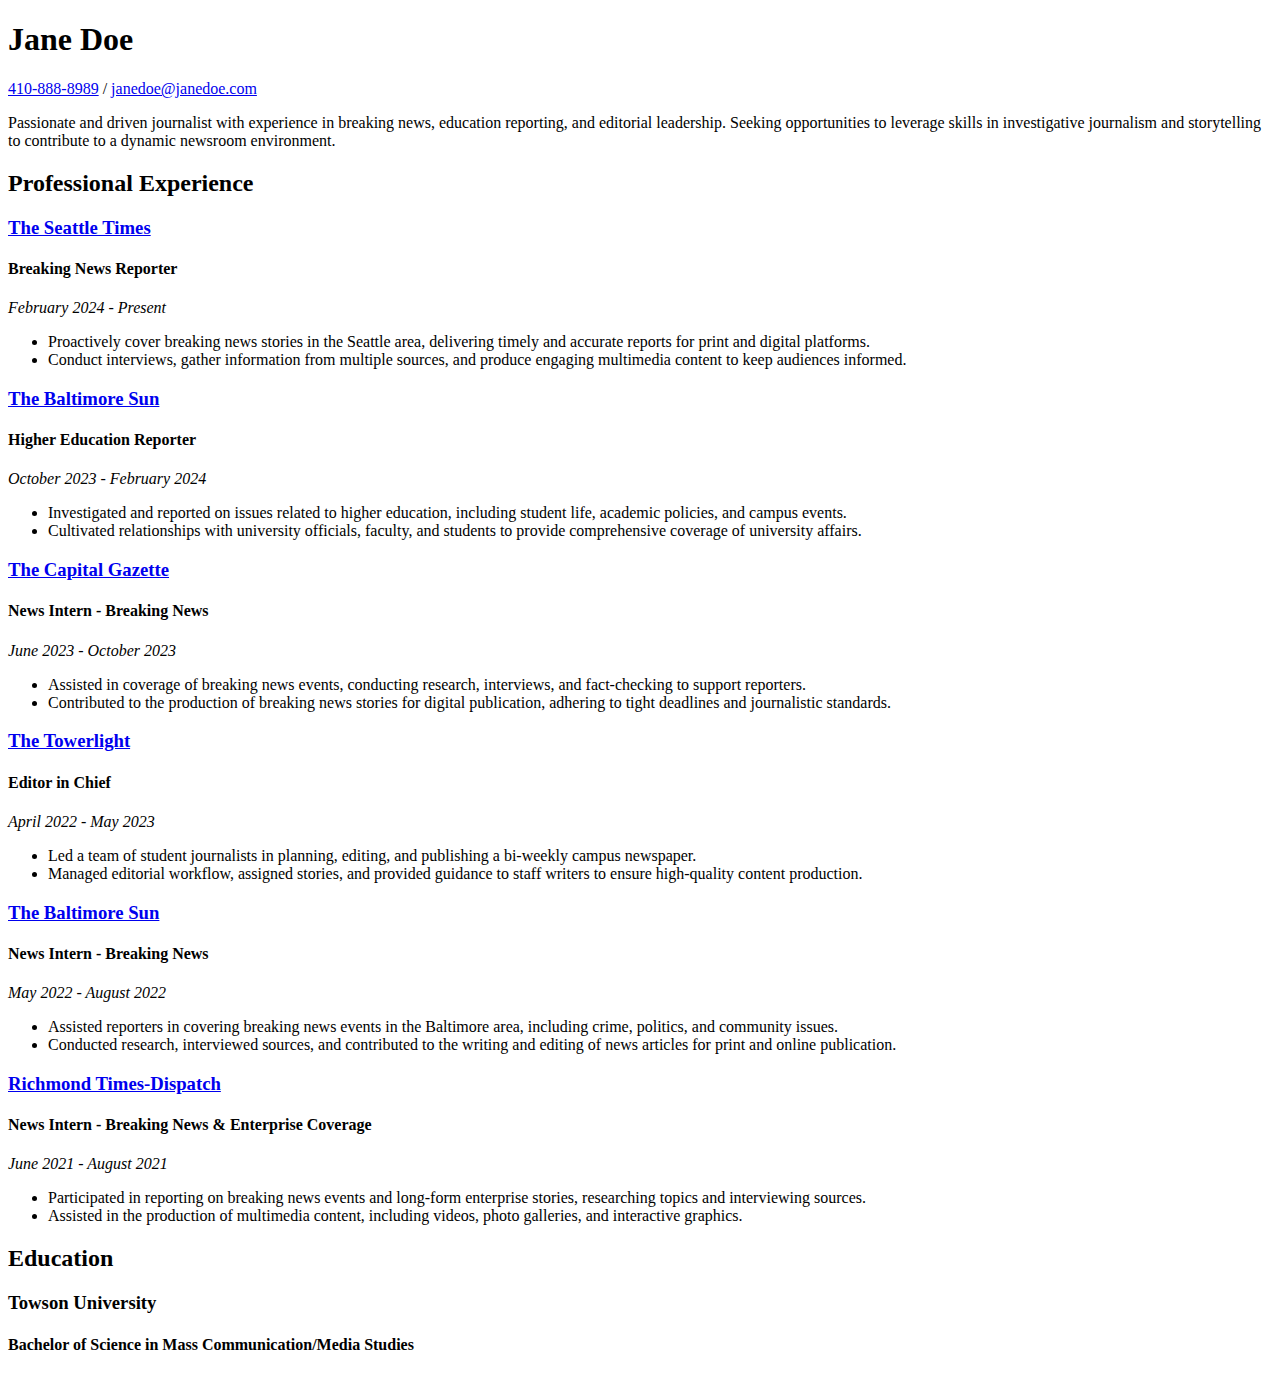
<file: projects/html-boilerplate/<!DOCTYPE html>.html>
<!DOCTYPE html>
<html lang="en">

<head>
    <meta charset="UTF-8">
    <meta name="viewport" content="width=device-width, initial-scale=1.0">
    <title>Jane Doe - Resume</title>
</head>

<body>
    <header>
    <h1>Jane Doe</h1>
    <a href="tel:1-410-888-8989">410-888-8989</a> /
    <a href="mailto:janedoe@janedoe.com">janedoe@janedoe.com</a>
    <!---->
    <p>Passionate and driven journalist with experience in breaking news, education reporting, and
        editorial leadership. Seeking opportunities to leverage skills in investigative journalism and storytelling
        to contribute to a dynamic newsroom environment.</p>
    <!---->
    <h2>Professional Experience</h2>
    <h3><a target="_blank" href="https://www.seattletimes.com/">The Seattle Times</a></h3>
    <h4>Breaking News Reporter</h4>
    <i>February 2024 - Present</i>
    <ul>
        <li>Proactively cover breaking news stories in the Seattle area, delivering timely and accurate
            reports for print and digital platforms.</li>
        <li> Conduct interviews, gather information from multiple sources, and produce engaging multimedia
            content to keep audiences informed.</li>
    </ul>
    <!---->
    <h3><a target="_blank" href="https://www.baltimoresun.com/">The Baltimore Sun</a> </h3>
    <h4>Higher Education Reporter</h4>
    <i>October 2023 - February 2024</i>
    <ul>
        <li>Investigated and reported on issues related to higher education, including student life,
            academic policies, and campus events.</li>
        <li> Cultivated relationships with university officials, faculty, and students to provide
            comprehensive coverage of university affairs.</li>
    </ul>
    <!---->
    <h3><a target="_blank" href="https://capitalgazette.com">The Capital Gazette</a> </h3>
    <h4>News Intern - Breaking News </h4>
    <i>June 2023 - October 2023</i>
    <ul>
        <li>Assisted in coverage of breaking news events, conducting research, interviews, and fact-checking
            to support reporters.</li>
        <li> Contributed to the production of breaking news stories for digital publication, adhering to
            tight deadlines and journalistic standards.</li>
    </ul>
    <!---->
    <h3><a target="_blank" href="https://thetowerlight.com/">The Towerlight</a> </h3>
    <h4>Editor in Chief</h4>
    <i>April
        2022 - May 2023</i>
    <ul>
        <li>Led a team of student journalists in planning, editing, and publishing a bi-weekly campus
            newspaper. </li>
        <li> Managed editorial workflow, assigned stories, and provided guidance to staff writers to ensure
            high-quality content production.</li>
    </ul>
    <!---->
    <h3><a target="_blank" href="https://www.baltimoresun.com/">The Baltimore Sun</a> </h3>
    <h4>News Intern - Breaking News</h4>
    <i>May 2022 - August 2022</i>
    <ul>
        <li> Assisted reporters in covering breaking news events in the Baltimore area, including crime,
            politics, and community issues.</li>
        <li> Conducted research, interviewed sources, and contributed to the writing and editing of news
            articles for print and online publication.</li>
    </ul>
    <!---->
    <h3><a target="_blank" href="https://richmond.com/">Richmond Times-Dispatch </a> </h3>
    <h4>News Intern - Breaking News & Enterprise Coverage</h4>
    <i>June 2021 - August 2021</i>
    <ul>
        <li>Participated in reporting on breaking news events and long-form enterprise stories, researching
            topics and interviewing sources.</li>
        <li> Assisted in the production of multimedia content, including videos, photo galleries, and
            interactive graphics.</li>
    </ul>
    <!---->
    <h2>Education</h2>
    <h3>Towson University</h3>
    <h4>Bachelor of Science in Mass Communication/Media Studies</h4>
</body>

</html>
</file>
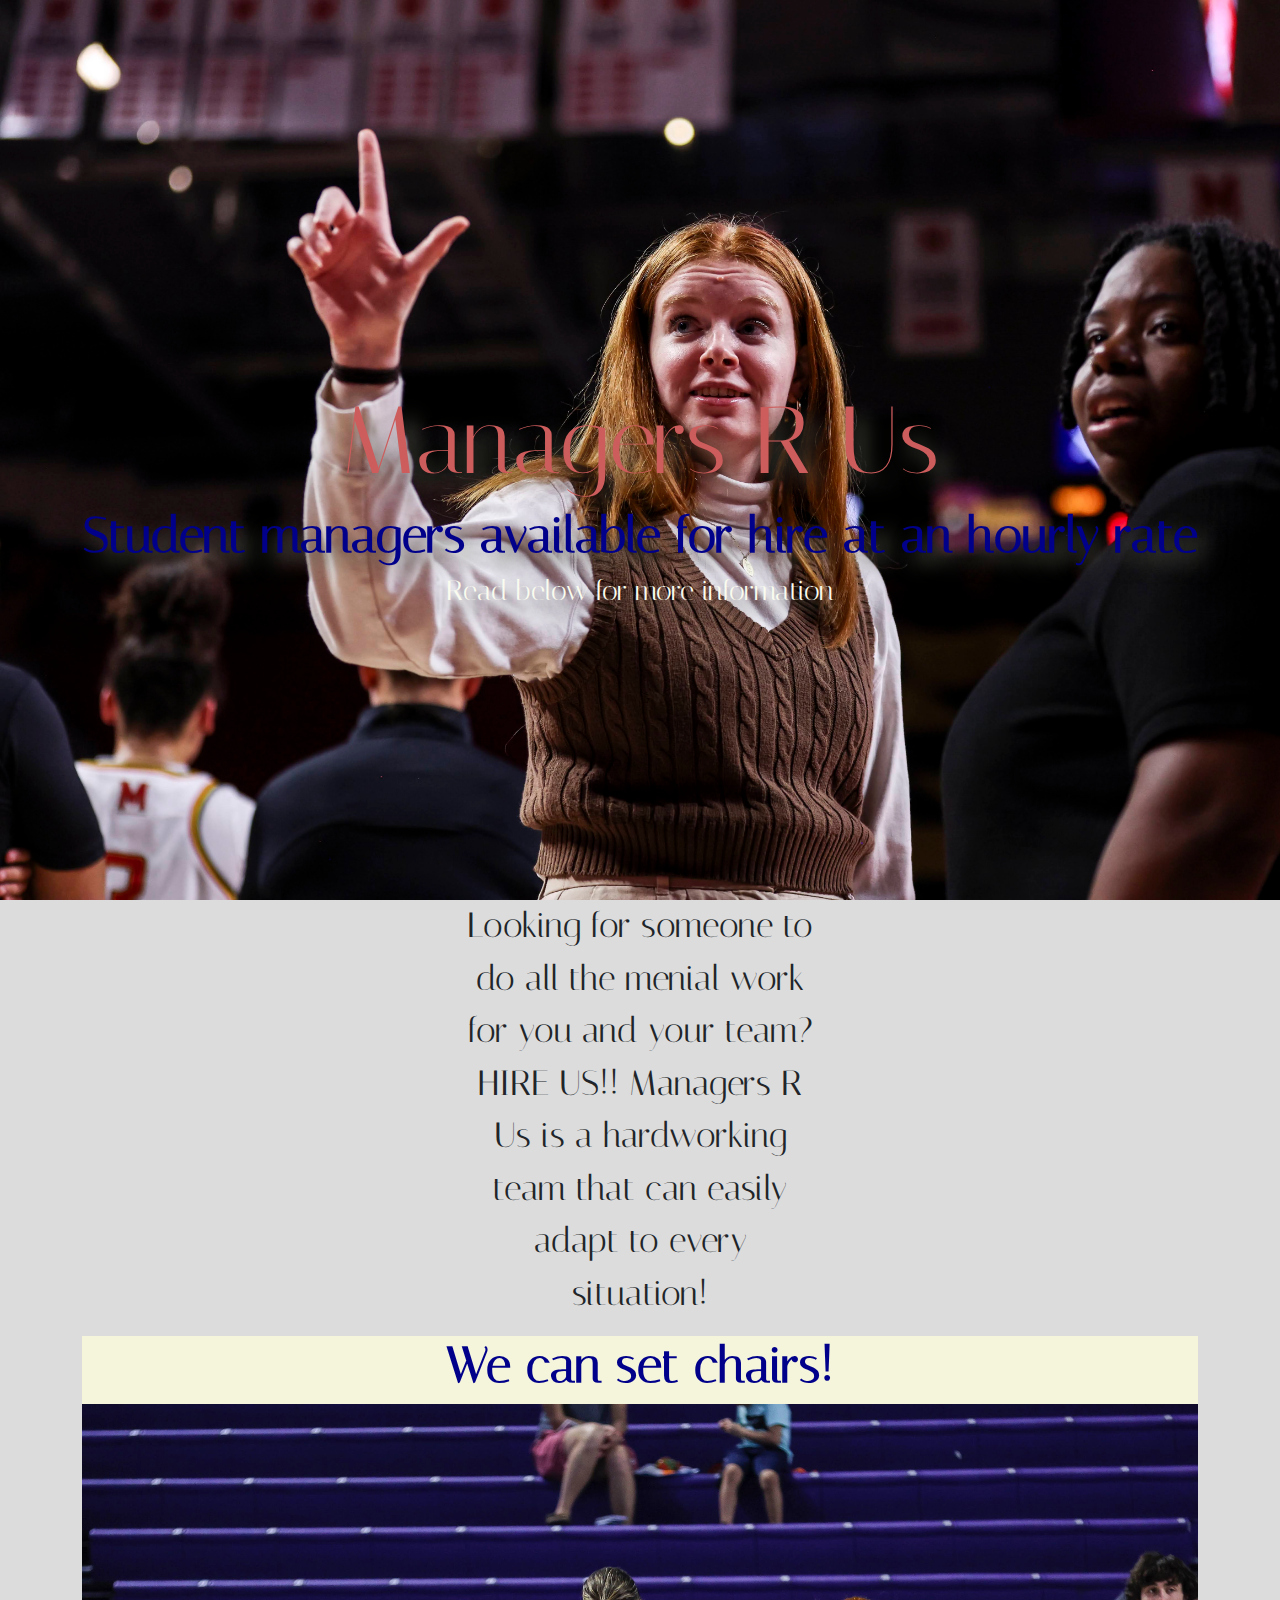
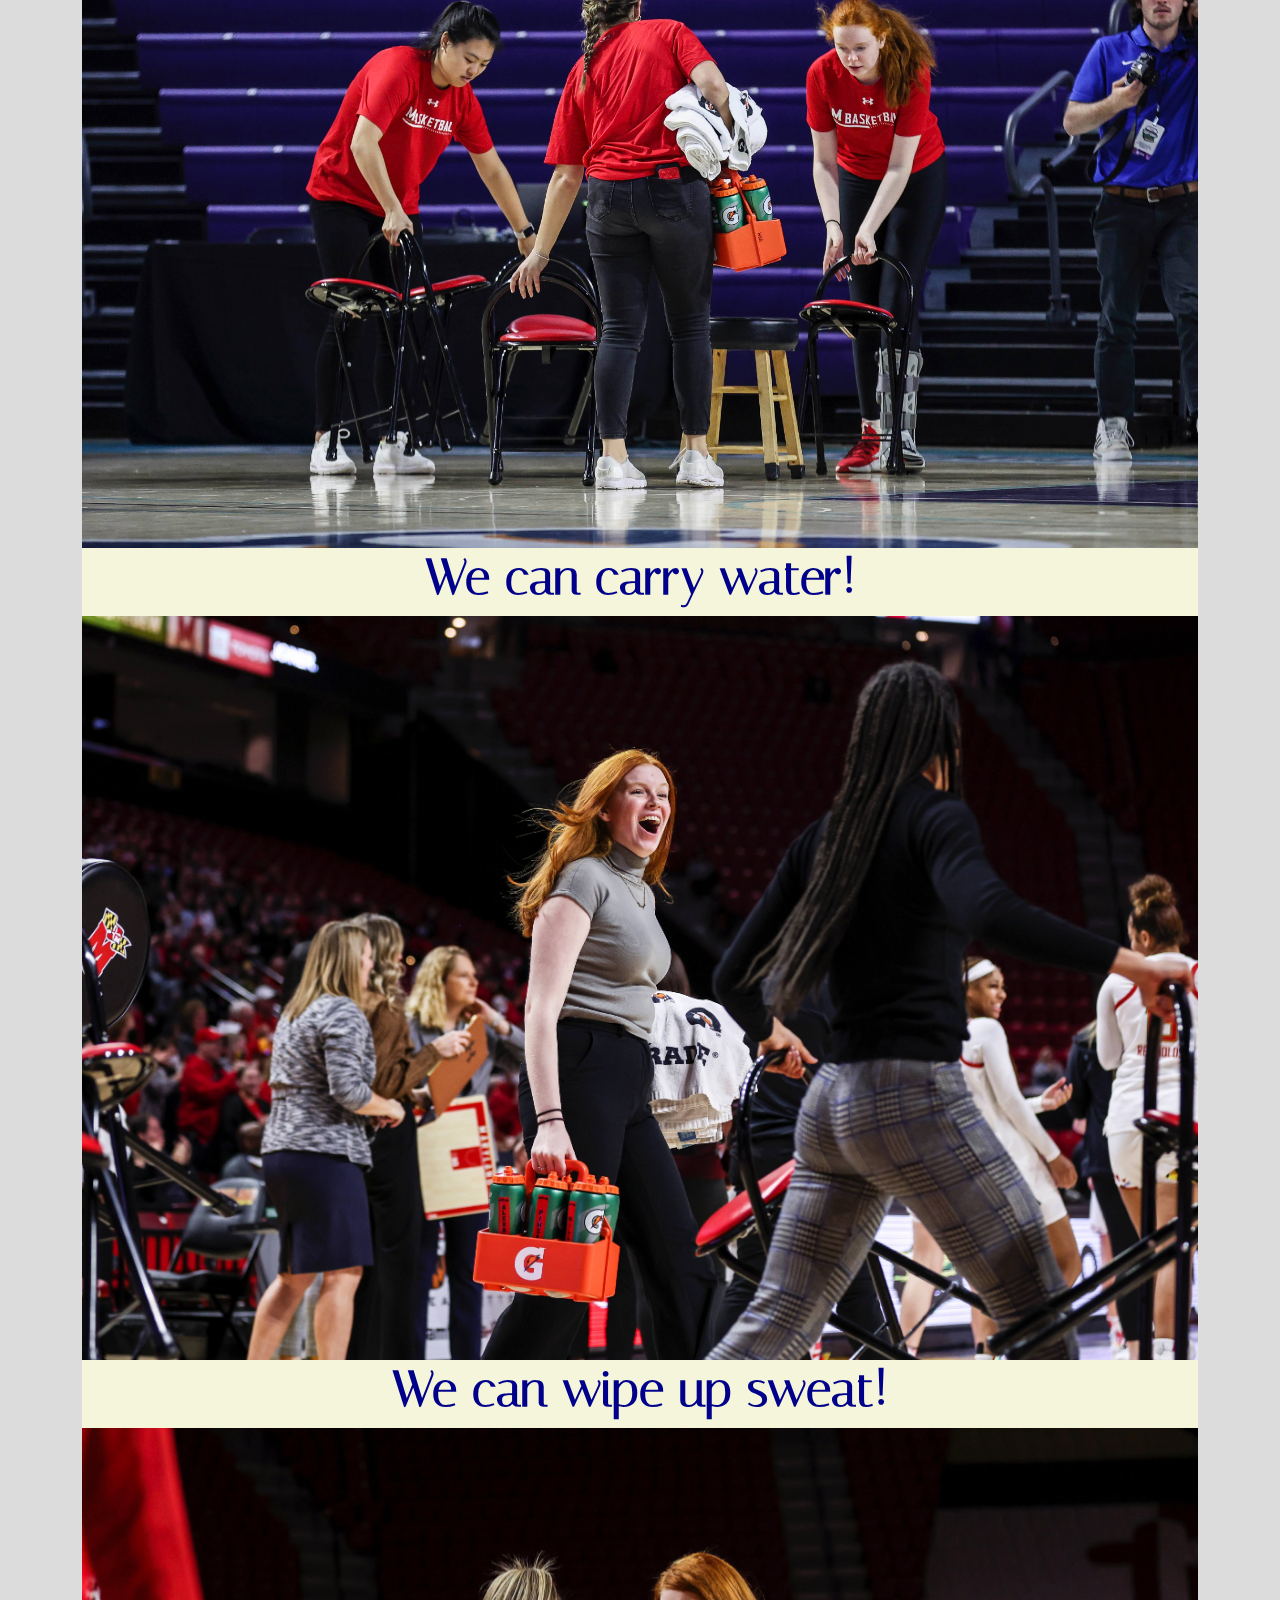
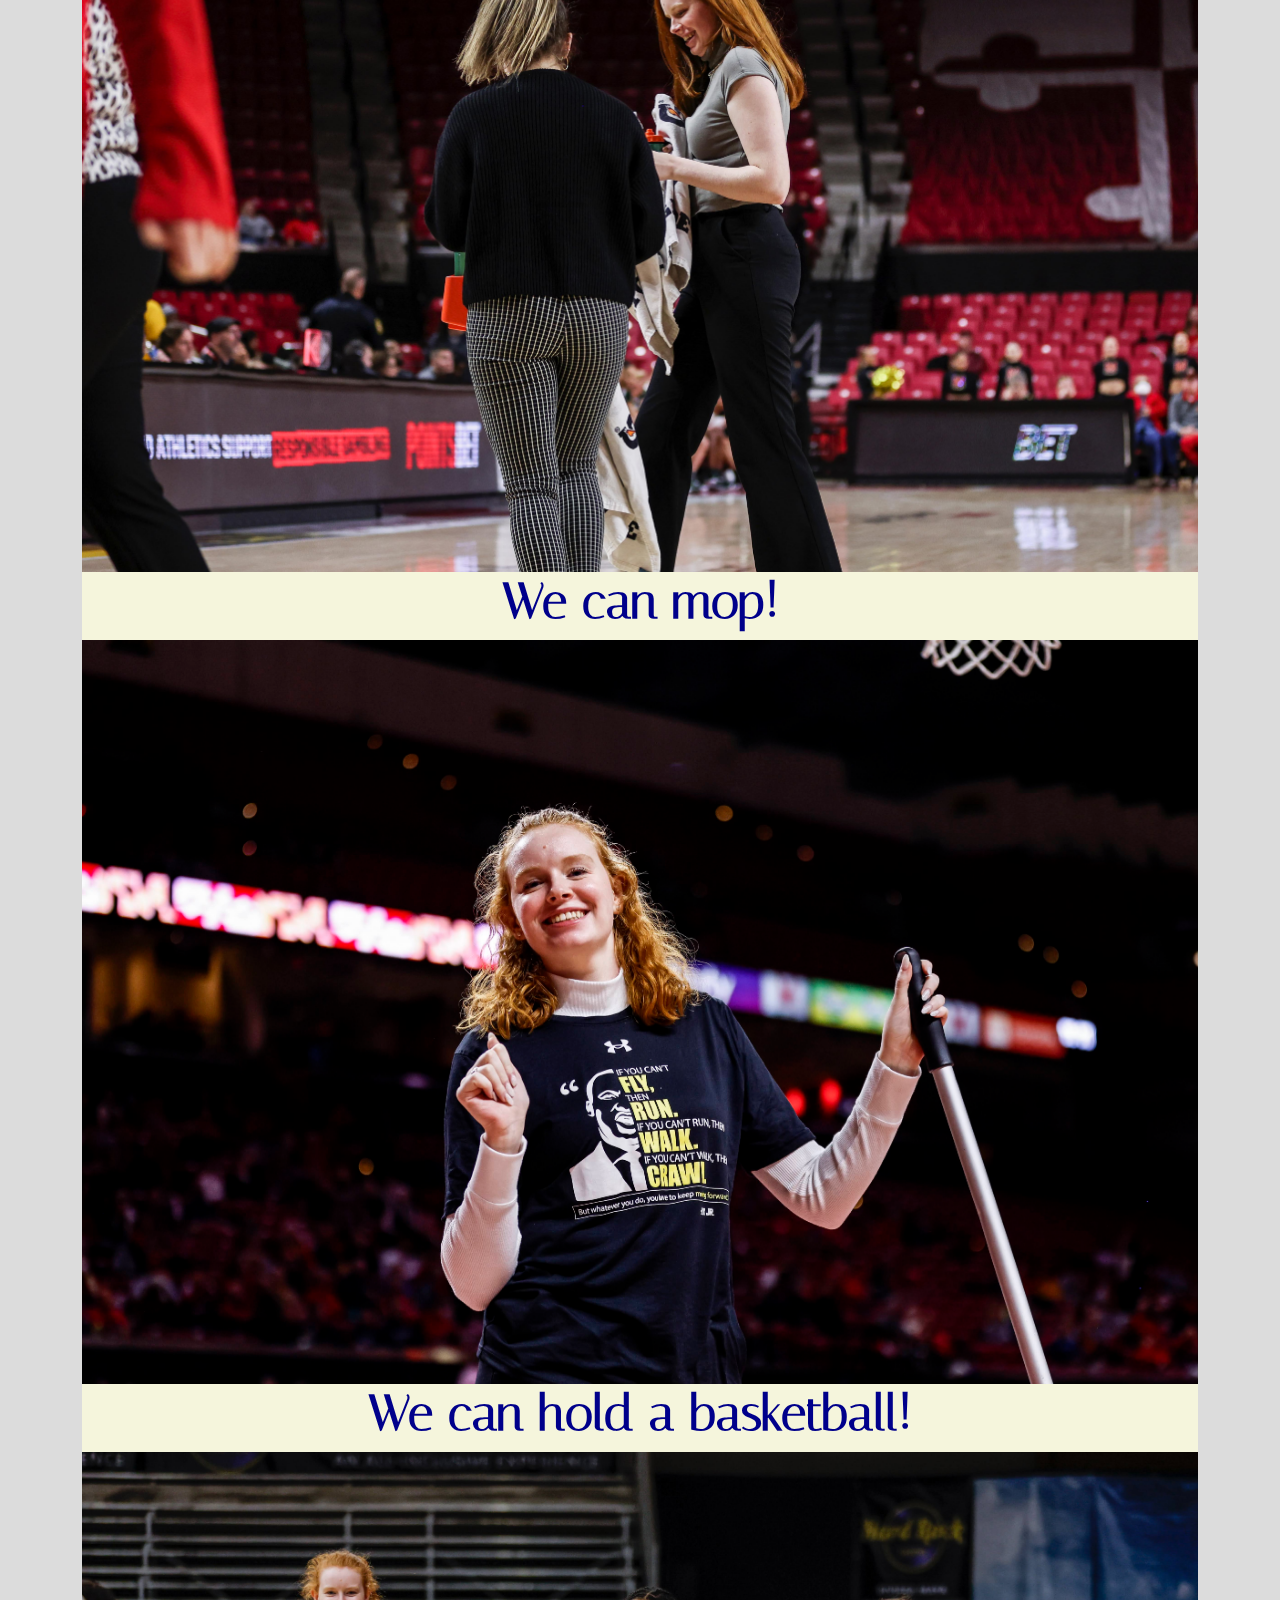
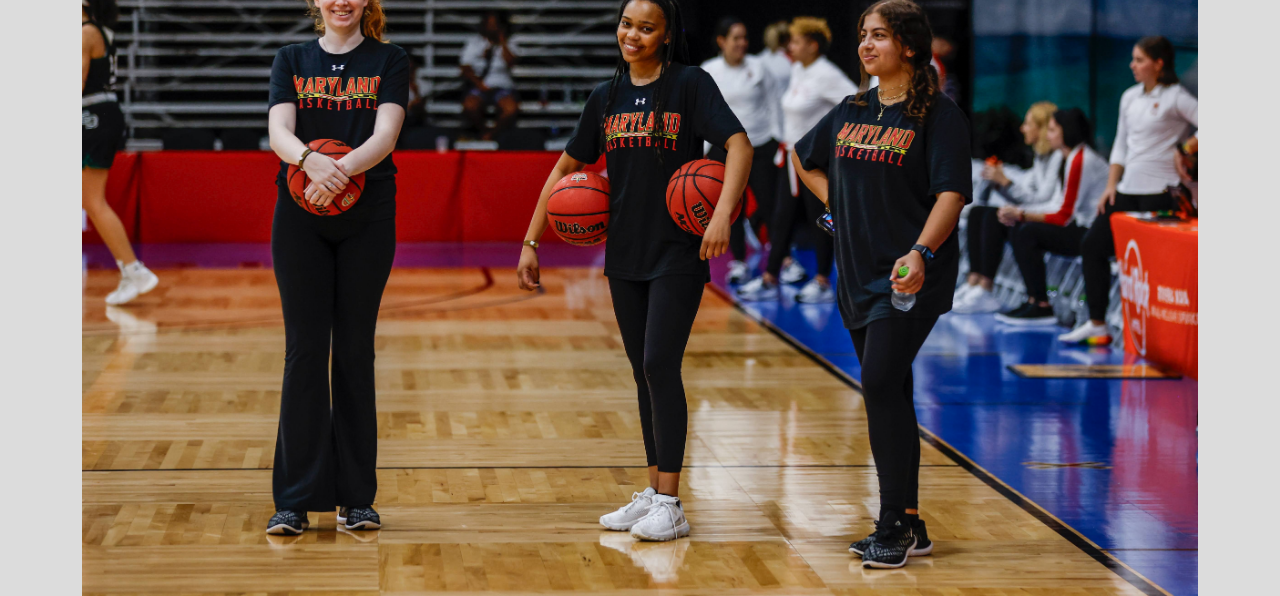
<file: projects/landing-page/landing-page.html>
<!DOCTYPE html>
<html lang="en">

<head>
  <meta charset="UTF-8">
  <meta name="viewport" content="width=device-width, initial-scale=1.0">
  <link href="https://cdn.jsdelivr.net/npm/bootstrap@5.3.3/dist/css/bootstrap.min.css" rel="stylesheet"
    integrity="sha384-QWTKZyjpPEjISv5WaRU9OFeRpok6YctnYmDr5pNlyT2bRjXh0JMhjY6hW+ALEwIH" crossorigin="anonymous">
    <link rel="preconnect" href="https://fonts.googleapis.com">
    <link rel="preconnect" href="https://fonts.gstatic.com" crossorigin>
    <link href="https://fonts.googleapis.com/css2?family=Abel&family=Italiana&family=Jersey+25&family=Roboto:ital,wght@0,100;0,300;0,400;0,500;0,700;0,900;1,100;1,300;1,400;1,500;1,700;1,900&display=swap" rel="stylesheet">
  <link rel="stylesheet" href="https://cdn.jsdelivr.net/npm/bootstrap@5.3.3/dist/css/bootstrap.min.css">
  <script src="https://cdn.jsdelivr.net/npm/bootstrap@5.3.3/dist/js/bootstrap.bundle.min.js"></script>
  <link rel="stylesheet" href="stylesheet.css">
  <title>Managers R Us</title>
</head>

<body>


  <header>
    <h1>Managers R Us</h1>
    <h2>Student managers available for hire at an hourly rate</h2>
    <h3>Read below for more information</h3>
  </header>


  <main>

   
      <div class="container">

            <div class="row align-items-start">
              <div class="col">
                
              </div>
              <div class="col">
                <p>Looking for someone to do all the menial work for you and your team? HIRE US!! Managers R Us is a hardworking team that can easily adapt to every situation! </p>
              </div>
              <div class="col">
                
              </div>
            </div>
        
         
    <div class="pics">
        <h2>We can set chairs!</h2>

        <img src="chairs.jpeg"
        width="100%"; height="auto";>
 </div>






        <div class="pics">
            <h2>We can carry water!</h2>

            <img src="water.jpeg"
            width="100%"; height="auto">

      </div>

      <div class="pics">
        <h2>We can wipe up sweat!</h2>

        <img src="towels.jpeg"
        width="100%"; height="auto">

  </div>

  <div class="pics">
    <h2>We can mop!</h2>

    <img src="mop.jpg"
    width="100%"; height="auto">

    <div class="pics">
        <h2>We can hold a basketball!</h2>

        <img src="hold-balls.jpeg"
        width="100%"; height="auto">

  </div>

</div>
 
  </main>
</body>

</html>
</file>
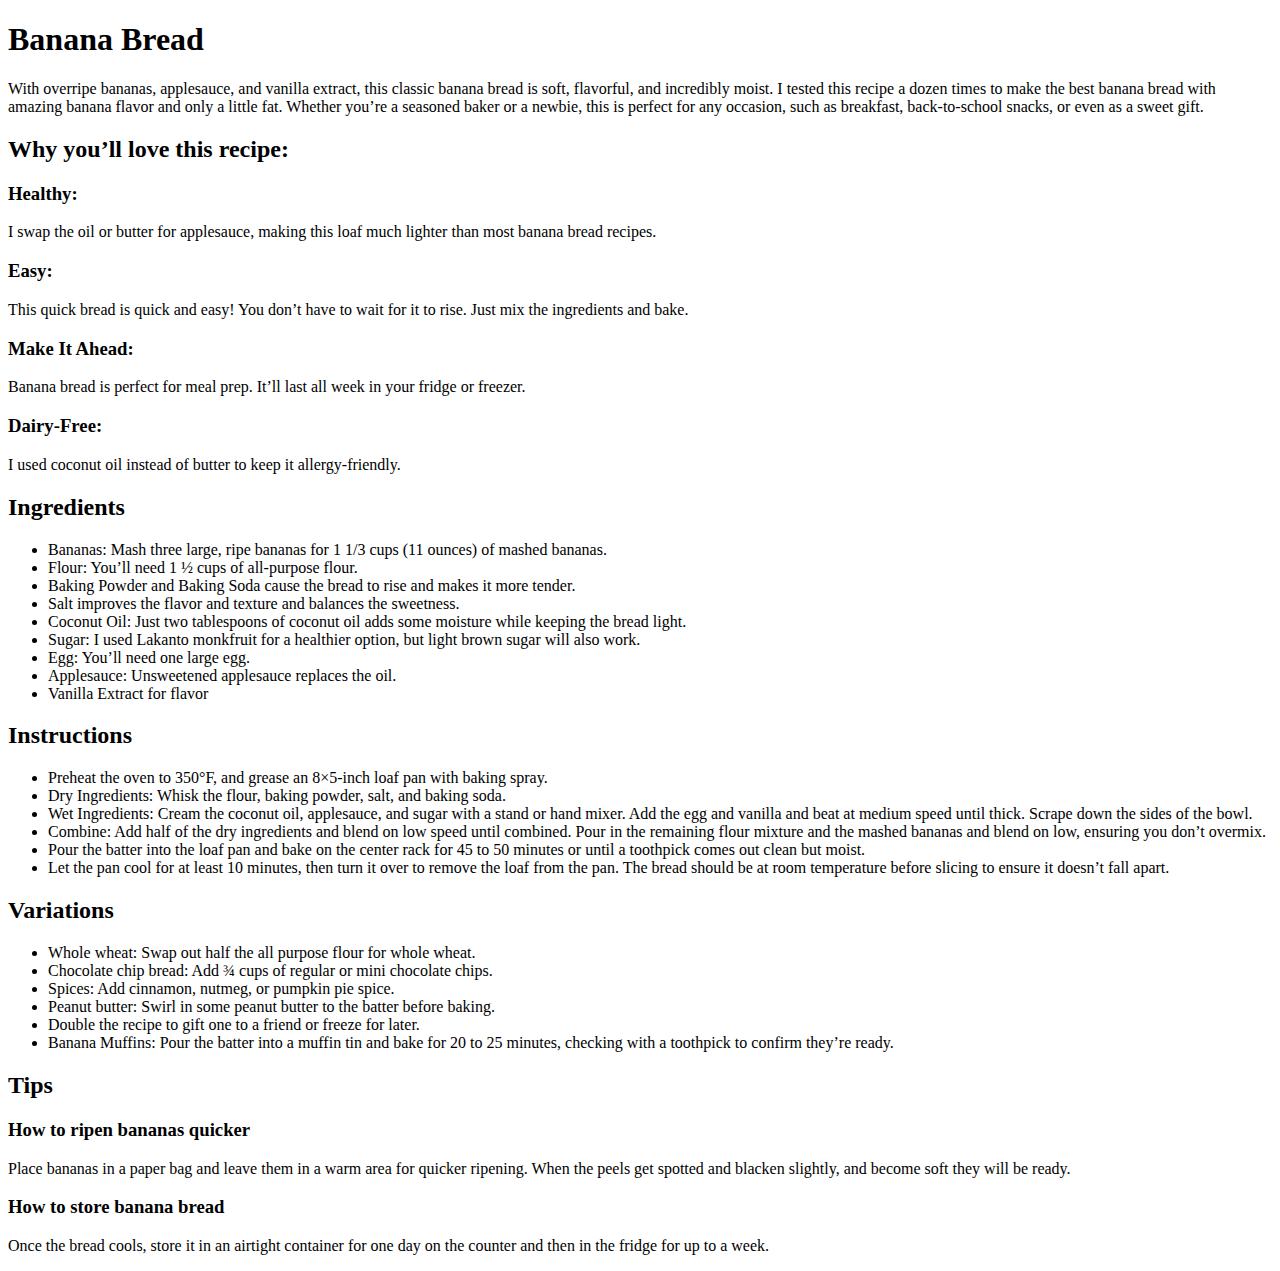
<file: projects/recipe/recipe.html>
<!DOCTYPE html>
<html lang="en">
<head>
    <meta charset="UTF-8">
    <meta name="viewport" content="width=device-width, initial-scale=1.0">
    
    <title>Document Title</title>
</head>
<body>
   <h1> Banana Bread</h1>

<p>With overripe bananas, applesauce, and vanilla extract, this classic banana bread is soft, flavorful, and incredibly moist. I tested this recipe a dozen times to make the best banana bread with amazing banana flavor and only a little fat. Whether you’re a seasoned baker or a newbie, this is perfect for any occasion, such as breakfast, back-to-school snacks, or even as a sweet gift.</p>

<h2>Why you’ll love this recipe:</h2>

<h3>Healthy:</h3> 
<p>I swap the oil or butter for applesauce, making this loaf much lighter than most banana bread recipes.</p>
<h3>Easy: </h3>
<p>This quick bread is quick and easy! You don’t have to wait for it to rise. Just mix the ingredients and bake.</p>
<h3>Make It Ahead:</h3>
<p>Banana bread is perfect for meal prep. It’ll last all week in your fridge or freezer.</p>
<h3>Dairy-Free:</h3>
<p> I used coconut oil instead of butter to keep it allergy-friendly.</p>

<h2>Ingredients</h2>
<ul>

<li>Bananas: Mash three large, ripe bananas for 1 1/3 cups (11 ounces) of mashed bananas.</li>
<li>Flour: You’ll need 1 ½ cups of all-purpose flour.</li>
<li>Baking Powder and Baking Soda cause the bread to rise and makes it more tender.</li>
<li>Salt improves the flavor and texture and balances the sweetness.</li>
<li>Coconut Oil: Just two tablespoons of coconut oil adds some moisture while keeping the bread light.</li>
<li>Sugar: I used Lakanto monkfruit for a healthier option, but light brown sugar will also work.</li>
<li>Egg: You’ll need one large egg.</li>
<li>Applesauce: Unsweetened applesauce replaces the oil.</li>
<li>Vanilla Extract for flavor</li>
</ul>


<h2>Instructions</h2>
<ul>
<li>Preheat the oven to 350°F, and grease an 8×5-inch loaf pan with baking spray.</li>
<li>Dry Ingredients: Whisk the flour, baking powder, salt, and baking soda.</li>
<li>Wet Ingredients: Cream the coconut oil, applesauce, and sugar with a stand or hand mixer. Add the egg and vanilla and beat at medium speed until thick. Scrape down the sides of the bowl.</li>
<li>Combine: Add half of the dry ingredients and blend on low speed until combined. Pour in the remaining flour mixture and the mashed bananas and blend on low, ensuring you don’t overmix.</li>
<li>Pour the batter into the loaf pan and bake on the center rack for 45 to 50 minutes or until a toothpick comes out clean but moist.</li>
<li>Let the pan cool for at least 10 minutes, then turn it over to remove the loaf from the pan. The bread should be at room temperature before slicing to ensure it doesn’t fall apart.</li>
</ul>
<h2>Variations</h2>
<ul>
<li>Whole wheat: Swap out half the all purpose flour for whole wheat.</li>
<li>Chocolate chip bread: Add ¾ cups of regular or mini chocolate chips.</li>
<li>Spices: Add cinnamon, nutmeg, or pumpkin pie spice.</li>
<li>Peanut butter: Swirl in some peanut butter to the batter before baking.</li>
<li>Double the recipe to gift one to a friend or freeze for later.</li>
<li>Banana Muffins: Pour the batter into a muffin tin and bake for 20 to 25 minutes, checking with a toothpick to confirm they’re ready.</li>
</ul>

<h2>Tips</h2>
<h3>How to ripen bananas quicker</h3>
<p>Place bananas in a paper bag and leave them in a warm area for quicker ripening. When the peels get spotted and blacken slightly, and become soft they will be ready.</p>

<h3>How to store banana bread</h3>
<p>Once the bread cools, store it in an airtight container for one day on the counter and then in the fridge for up to a week.</p>

</body>
</html>
</file>
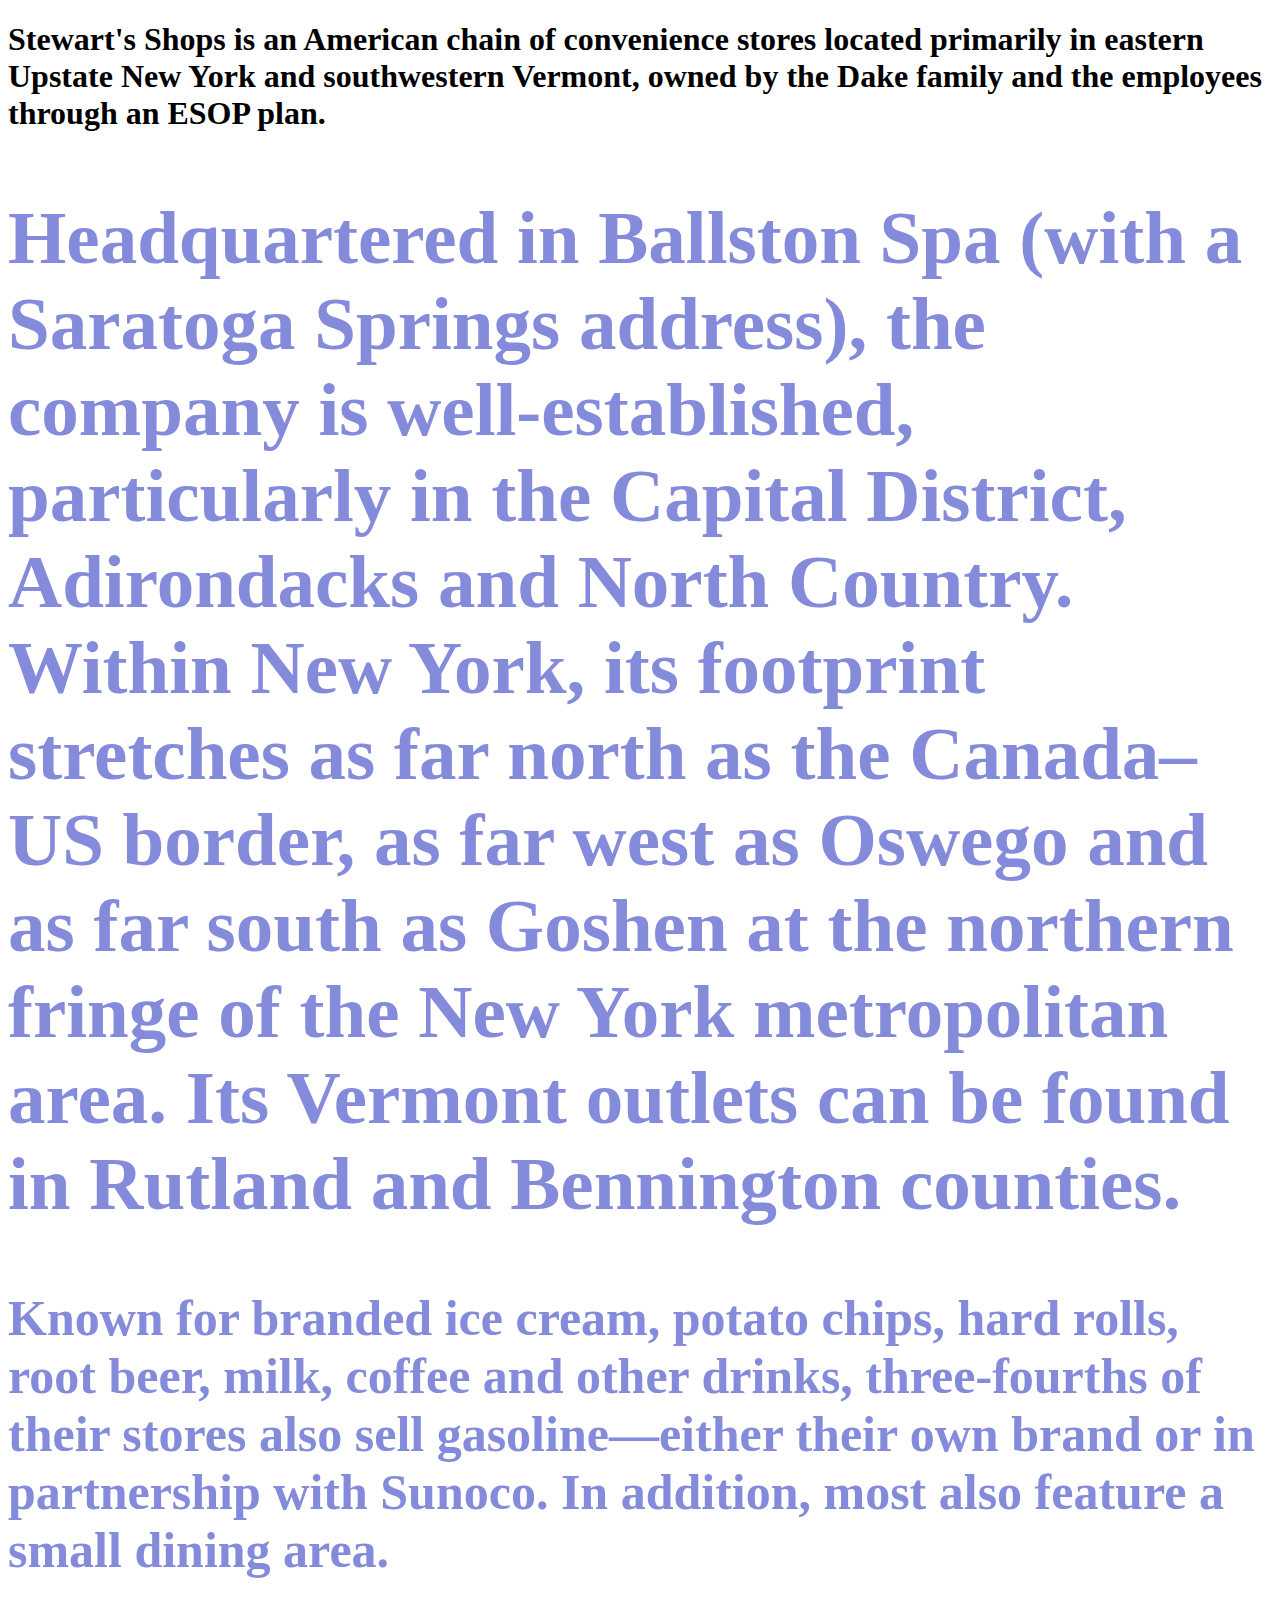
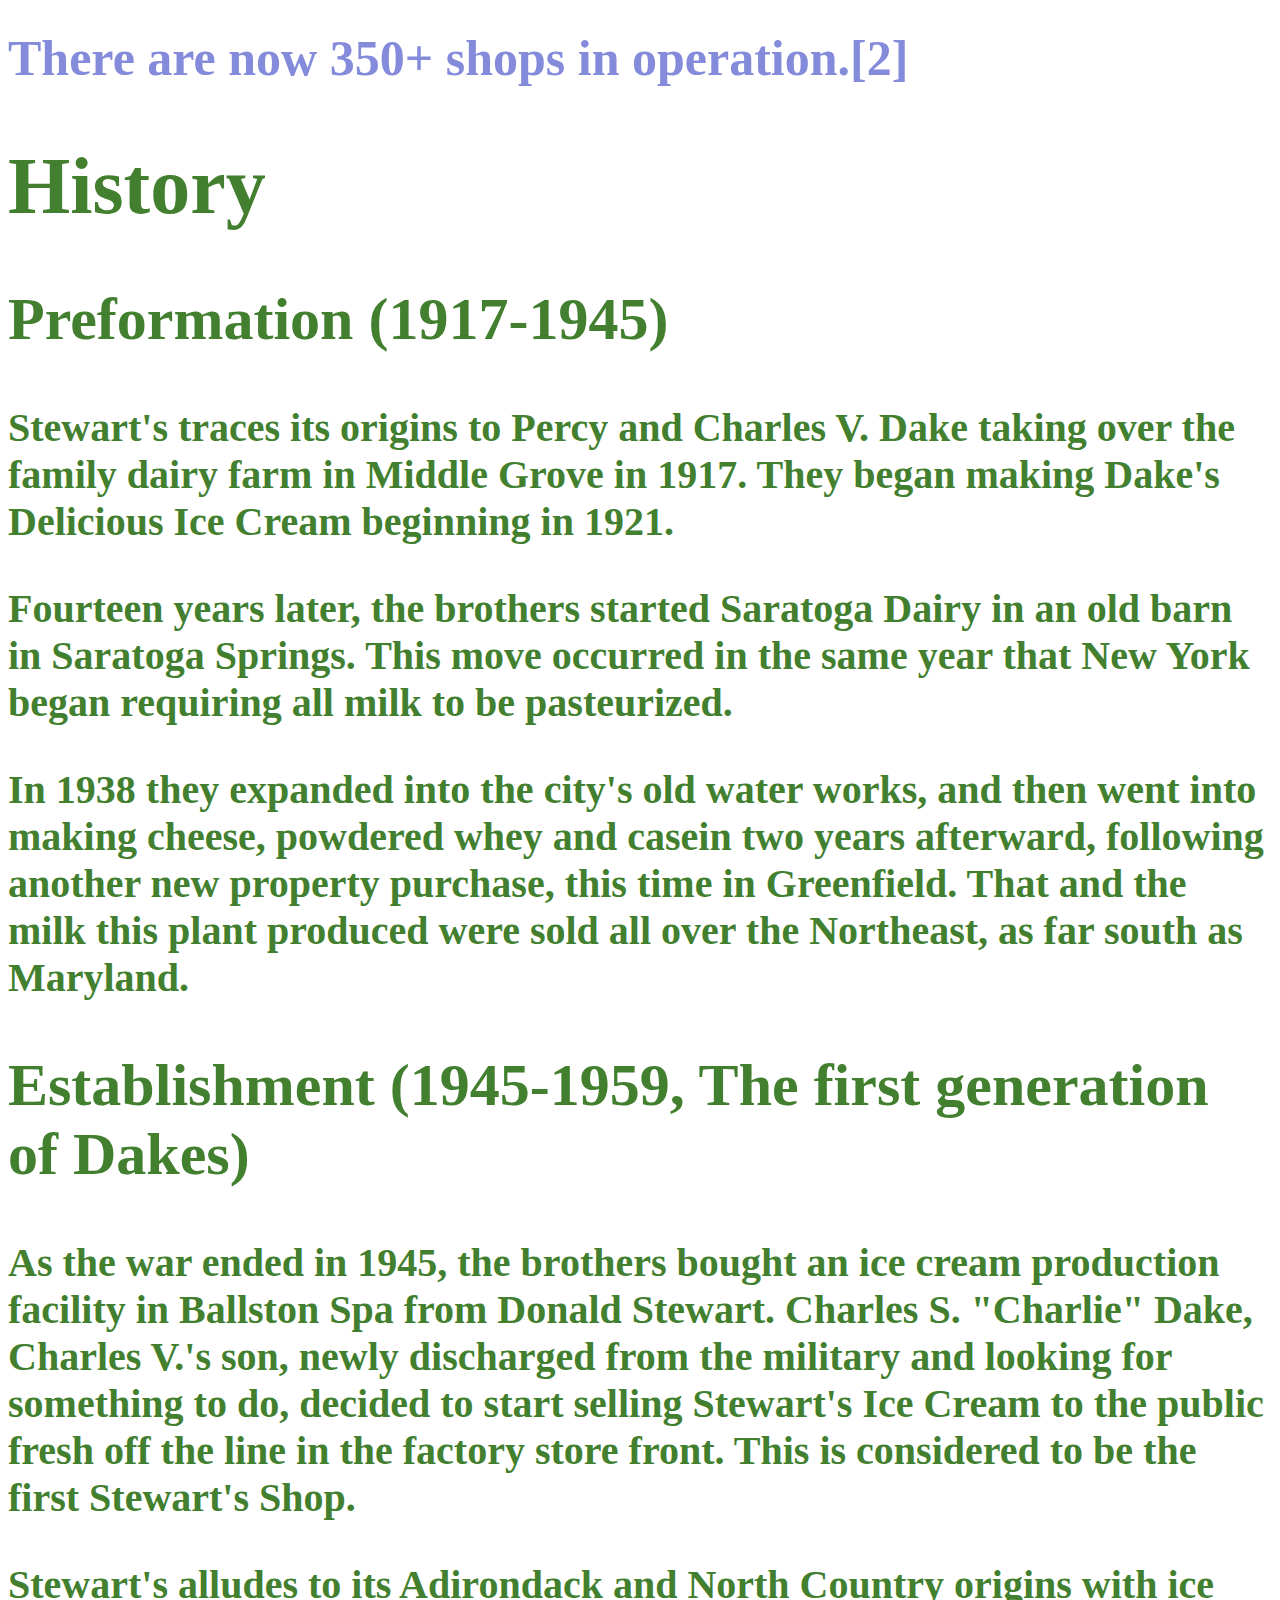
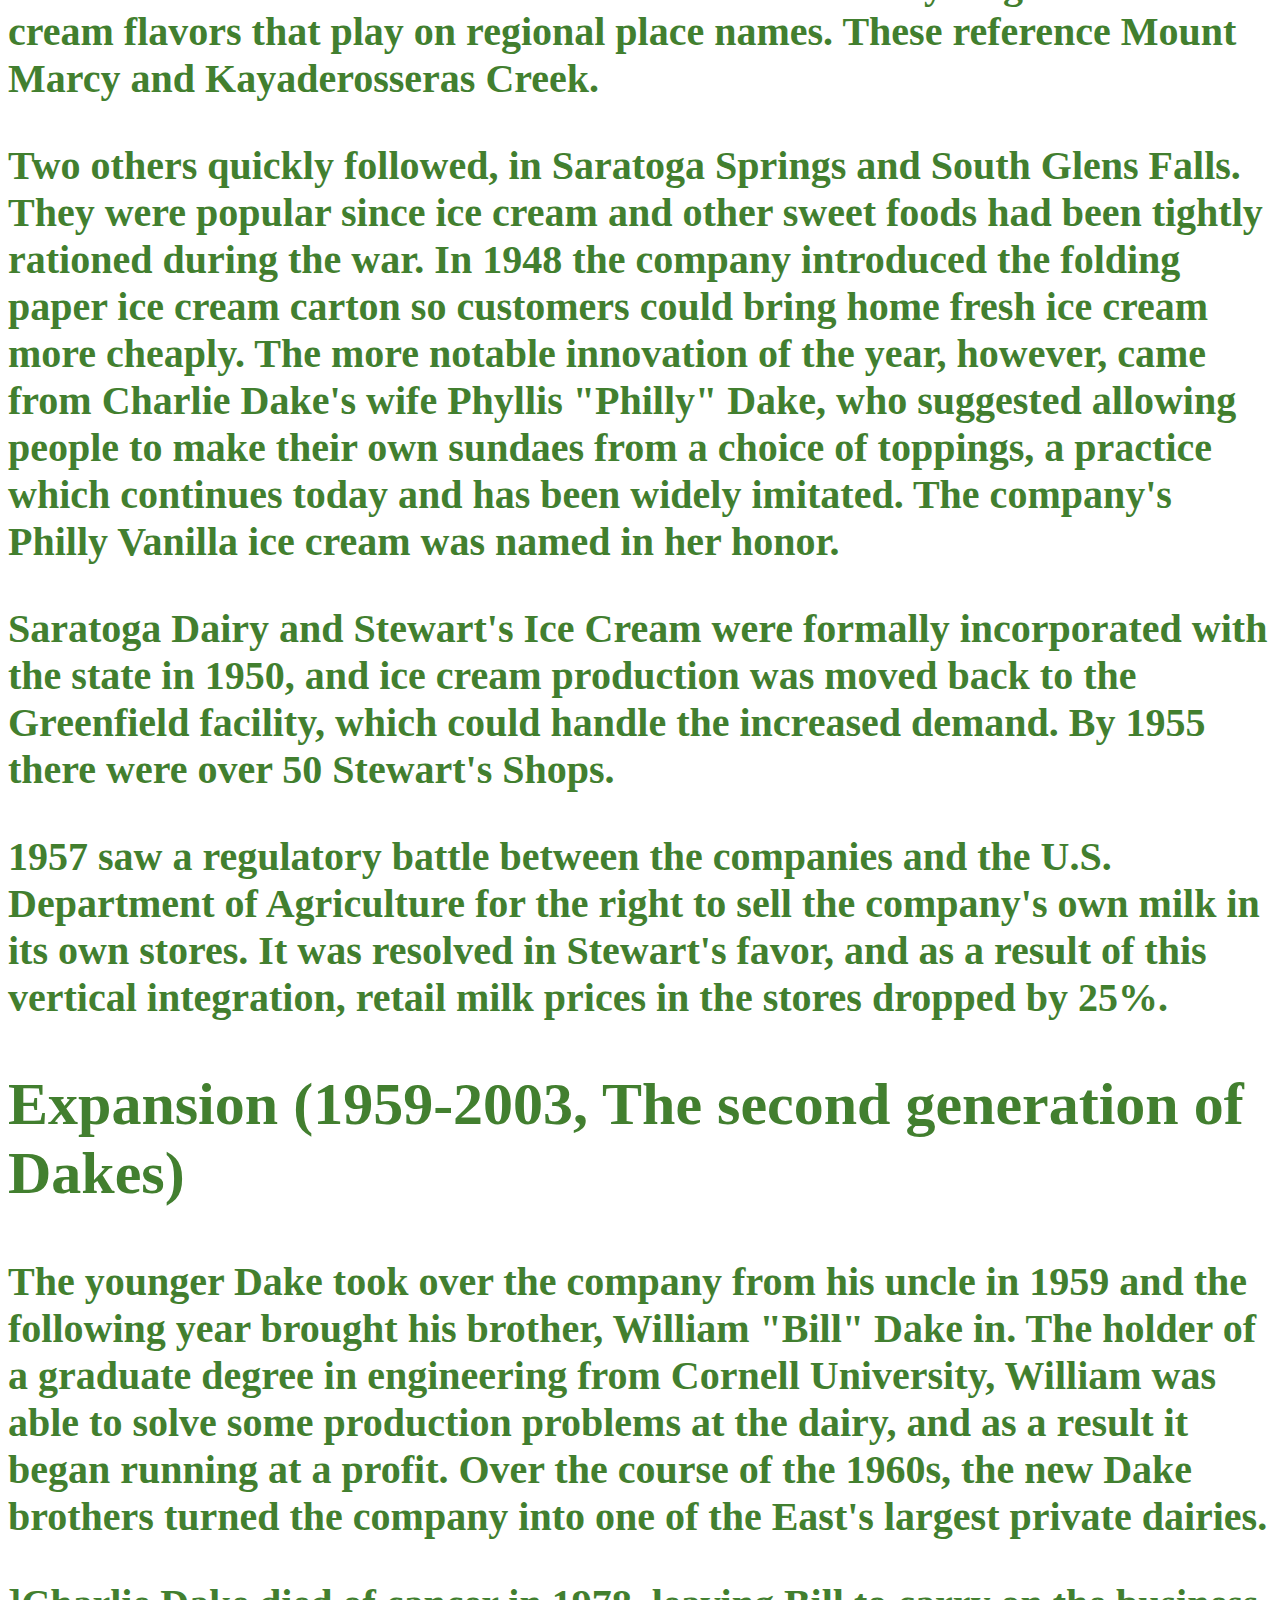
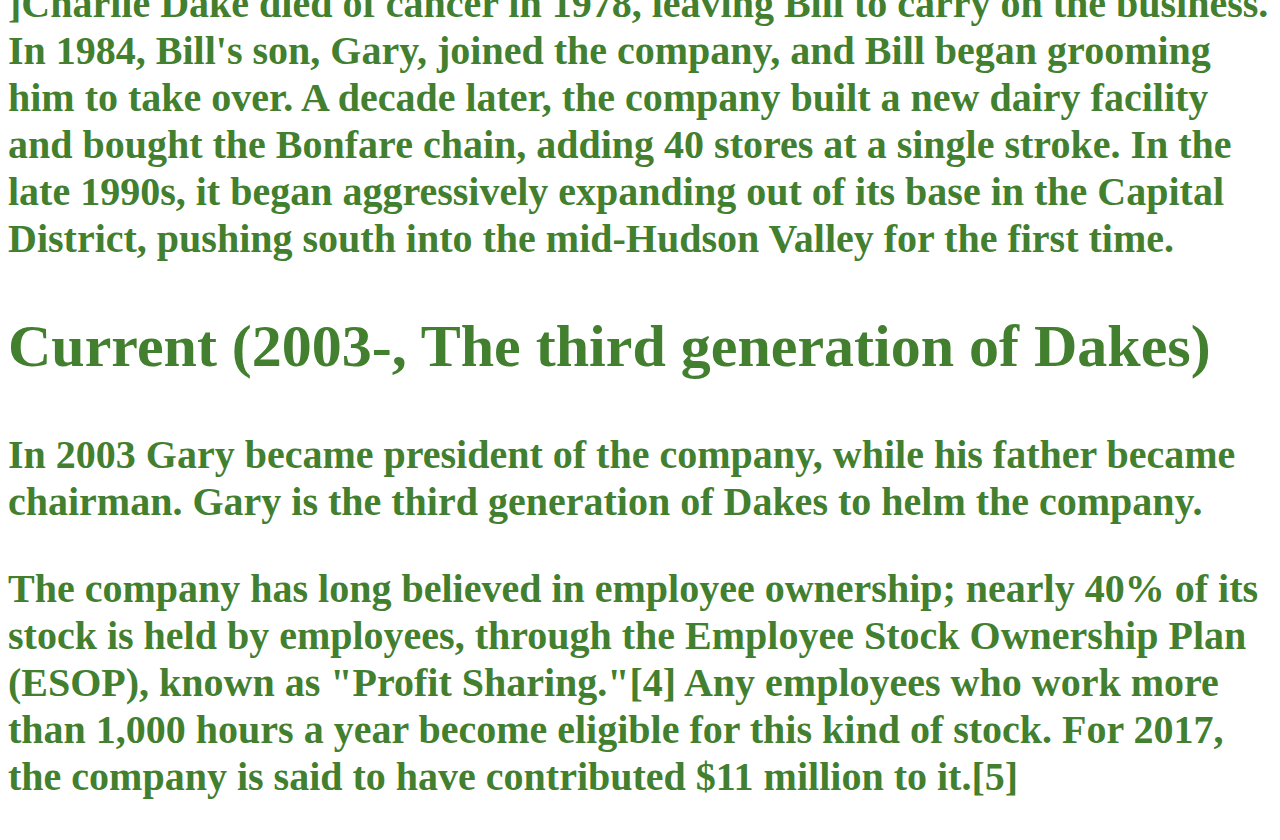
<file: projects/wikipedia/wikipedia.html>
<!DOCTYPE html>
<html lang="en">
<head>
    <meta charset="UTF-8">
    <meta name="viewport" content="width=device-width, initial-scale=1.0">
    <link rel="preconnect" href="https://fonts.googleapis.com">
<link rel="preconnect" href="https://fonts.gstatic.com" crossorigin>
<link href="https://fonts.googleapis.com/css2?family=Comfortaa:wght@300&family=Kalam&family=Open+Sans&family=Oswald:wght@200..700&display=swap" rel="stylesheet">

<link rel="stylesheet" href="wiki-style.css">
    <title>Document</title>
</head>
<body>
    <div class="intro">
    <h1>Stewart's Shops is an American chain of convenience stores located primarily in eastern Upstate New York and southwestern Vermont, owned by the Dake family and the employees through an ESOP plan.</h1>
    </div>

    <div class="bio">
<h2>Headquartered in Ballston Spa (with a Saratoga Springs address), the company is well-established, particularly in the Capital District, Adirondacks and North Country. Within New York, its footprint stretches as far north as the Canada–US border, as far west as Oswego and as far south as Goshen at the northern fringe of the New York metropolitan area. Its Vermont outlets can be found in Rutland and Bennington counties.</h2>
</div>

<div class="bio">
<p>Known for branded ice cream, potato chips, hard rolls, root beer, milk, coffee and other drinks, three-fourths of their stores also sell gasoline—either their own brand or in partnership with Sunoco. In addition, most also feature a small dining area.</p>

<p>There are now 350+ shops in operation.[2]</p>
</div>

<div class="more-body">
<h1>History</h1>
<h2>Preformation (1917-1945)</h2>
<p>Stewart's traces its origins to Percy and Charles V. Dake taking over the family dairy farm in Middle Grove in 1917. They began making Dake's Delicious Ice Cream beginning in 1921.</p>

<p>Fourteen years later, the brothers started Saratoga Dairy in an old barn in Saratoga Springs. This move occurred in the same year that New York began requiring all milk to be pasteurized.</p>

<p>In 1938 they expanded into the city's old water works, and then went into making cheese, powdered whey and casein two years afterward, following another new property purchase, this time in Greenfield. That and the milk this plant produced were sold all over the Northeast, as far south as Maryland.</p>

<h2>Establishment (1945-1959, The first generation of Dakes)</h2>
<p>As the war ended in 1945, the brothers bought an ice cream production facility in Ballston Spa from Donald Stewart. Charles S. "Charlie" Dake, Charles V.'s son, newly discharged from the military and looking for something to do, decided to start selling Stewart's Ice Cream to the public fresh off the line in the factory store front. This is considered to be the first Stewart's Shop.</p>

<p>Stewart's alludes to its Adirondack and North Country origins with ice cream flavors that play on regional place names. These reference Mount Marcy and Kayaderosseras Creek.</p>
<p>Two others quickly followed, in Saratoga Springs and South Glens Falls. They were popular since ice cream and other sweet foods had been tightly rationed during the war. In 1948 the company introduced the folding paper ice cream carton so customers could bring home fresh ice cream more cheaply. The more notable innovation of the year, however, came from Charlie Dake's wife Phyllis "Philly" Dake, who suggested allowing people to make their own sundaes from a choice of toppings, a practice which continues today and has been widely imitated. The company's Philly Vanilla ice cream was named in her honor.</p>

<p>Saratoga Dairy and Stewart's Ice Cream were formally incorporated with the state in 1950, and ice cream production was moved back to the Greenfield facility, which could handle the increased demand. By 1955 there were over 50 Stewart's Shops.</p>

<p>1957 saw a regulatory battle between the companies and the U.S. Department of Agriculture for the right to sell the company's own milk in its own stores. It was resolved in Stewart's favor, and as a result of this vertical integration, retail milk prices in the stores dropped by 25%.</p>

<h2>Expansion (1959-2003, The second generation of Dakes)</h2>
<p>The younger Dake took over the company from his uncle in 1959 and the following year brought his brother, William "Bill" Dake in. The holder of a graduate degree in engineering from Cornell University, William was able to solve some production problems at the dairy, and as a result it began running at a profit. Over the course of the 1960s, the new Dake brothers turned the company into one of the East's largest private dairies.</p>

<p>]Charlie Dake died of cancer in 1978, leaving Bill to carry on the business. In 1984, Bill's son, Gary, joined the company, and Bill began grooming him to take over. A decade later, the company built a new dairy facility and bought the Bonfare chain, adding 40 stores at a single stroke. In the late 1990s, it began aggressively expanding out of its base in the Capital District, pushing south into the mid-Hudson Valley for the first time.</p>

<h2>Current (2003-, The third generation of Dakes)</h2>
<p>In 2003 Gary became president of the company, while his father became chairman. Gary is the third generation of Dakes to helm the company.</p>

<p>The company has long believed in employee ownership; nearly 40% of its stock is held by employees, through the Employee Stock Ownership Plan (ESOP), known as "Profit Sharing."[4] Any employees who work more than 1,000 hours a year become eligible for this kind of stock. For 2017, the company is said to have contributed $11 million to it.[5]</p>
</div>

</body>
</html>
</file>
<file: site/css/style.css>
header{
    padding: 30% 5%;
    min-height: 100vh;
    text-shadow: 10px 10px 20px #5D5E4F;
    background-image: url('../images/marg-crop.jpg');
    background-repeat: no-repeat;
    background-size: cover;
    background-position: center;
    
    color: #FAFCEF;
    padding-bottom: 5%;}

h1{
    color:#324962;
    font-family: "Lexend Zetta", sans-serif;
    font-optical-sizing: auto;
    font-weight: 50px;
    font-style: normal;
    font-size: 35px;
}
h2{
    color:#324962;
    font-family: "Lexend Zetta", sans-serif;
    font-optical-sizing: auto;
    font-weight: bolder;
    font-style: normal;
    font-size: 15px;
}

body{
    font-family: "Figtree", sans-serif;
    font-optical-sizing: auto;
    font-weight: 50px;
    font-style: normal;
    align-content: center;

}

.bio{
    font-size: 25px;
    font-family: "Figtree", sans-serif;
    font-optical-sizing: auto;
    align-content: center;
    padding-left: 60px;
    padding-top: 40px;
    padding-bottom: 30px;
    padding-right: 60px;
    color: #FAFCEF;
    padding-bottom: 5%;
    background-color: rgba(150, 150, 150, 0.9);
    
}

.resume{
    text-align: center;
    color: #cedceb;
    font-family: "Lexend Zetta", sans-serif;
    font-optical-sizing: auto;
    font-size: 45px;
    background-color: #5d85b4;
    text-shadow: 10px 10px 20px #031932;
}

h3{
    font-size: 14px;
    color:#204164;
    font-family: "Lexend Zetta", sans-serif;
    font-optical-sizing: auto;
    font-weight: bold;
    font-style: normal;
  
}

h4{
    font-size: 12px;
    color:#204164;
    font-family: "Lexend Zetta", sans-serif;
    font-optical-sizing: auto;
    font-weight: bold;
    font-style: normal;
    text-decoration: underline;
}

h5{
    font-size: 12px;
    color:#204164;
    font-family: "Lexend Zetta", sans-serif;
    font-optical-sizing: auto;
    font-weight: 50px;
    font-style: normal;
    text-align: left;
    font-weight: bold;
    padding-left: 98px;
}

#resume{
    align-content: center;
    padding: 20px, 20px, 20px, 20px;
    align-items: center;
    font-family: "Lexend Zetta", sans-serif;
    font-optical-sizing: auto;
}

.res-cont{
    font-size: 12px;
    display: contents;
    color:#204164;
    font-family: "Lexend Zetta", sans-serif;
    font-optical-sizing: auto;
    font-weight: 50px;
    font-style: normal;
    text-align: center;
}

.intro{
    text-align: center;
    padding-top: 20px;
    font-family: "Lexend Zetta", sans-serif;
    font-optical-sizing: auto;
}
hr.rounded {
    border-top: 8px solid #324962;
    border-radius: 5px;
  }

  ul{
    text-align: left;
    padding-top: 20px;
    padding-left: 100px;
    padding-right:100px;


  }

  .background{
    background-color: #fcf9ef;
  }

  .work{
    text-align: center;
    color: #c2d2c8;
    font-size: 45px;
    background-color: #78a189;
    text-shadow: 10px 10px 20px #212e1c;
    font-family: "Lexend Zetta", sans-serif;
    font-optical-sizing: auto;
  }

.title{
    font-size: 35px;
    color:#78a189;
    font-weight: bold;
    text-decoration: underline;
    font-family: "Lexend Zetta", sans-serif;
    font-optical-sizing: auto;
}

.blade{
    font-size: 20px;
    color:#688c77;
    font-family: "Lexend Zetta", sans-serif;
    font-optical-sizing: auto;

}

.contact{
    text-align: center;
    color: #ecdbe2;
    font-size: 45px;
    background-color: #dfb4c5;
    text-shadow: 10px 10px 20px #94043e;
    font-family: "Lexend Zetta", sans-serif;
    font-optical-sizing: auto;
}

.contact-me{
    font-size: 25px;
    font-family: "Lexend Zetta", sans-serif;
    font-optical-sizing: auto;
    color: #dfb4c5;
}

.linkedin{
    color: #94043e;
}
</file>
<file: final/stylesheet.css>
body{
    font-family: "Play", sans-serif;
    font-weight: 400;
    font-style: normal;
    font-size: 20px;

}

header{
    padding: 30% 5%;
    min-height: 100vh;
    text-shadow: 2px 2px 1px #ffffff;
    background-image: url('robbie-wright/robbie-full-face.jpg');
    background-repeat: no-repeat;
    background-size: cover;
    background-position: center;
    font-size: 55px;
    font-weight: bolder;
    
    padding-bottom: 5%;}


h1{
    font-family: "Chakra Petch", sans-serif;
    font-weight: 700;
    text-align: center;

    color: #045075;
}

main{
    margin: 2cm 0;
}

.data,
.pics{
    font-size: 14px;
    width: 75%;
    display: block;
    margin: 2cm auto;
}

blockquote{
    font-size: 25px;
    color: rgb(12, 12, 178);
    text-shadow: 10px 10px 20px  rgb(147, 7, 7);
    font-family: "Chakra Petch", sans-serif;
    font-weight: 700;
}
</file>
<file: projects/landing-page/stylesheet.css>
header{
padding: 30% 5%;
min-height: 100vh;
text-shadow: 10px 10px 20px #5D5E4F;
background-image: url('l.heic');
background-repeat: no-repeat;
background-size: cover;
background-position: center;

color: #FAFCEF;
padding-bottom: 5%;}


body{
    text-align: center;
    font-family: "Italiana", sans-serif;
    font-weight: 400;
    font-style: normal;
    background-color: gainsboro;
}

h1{
    font-size: 95px;
    color:indianred;
}

h2{
    font-size: 50px;
    color:darkblue;
    font-weight: bolder;
}

.pics{
    padding: 50px, 20px, 50px, 20px;
    background-color: beige;
}

.container{
    font-size: 35px;
}
</file>
<file: projects/wikipedia/wiki-style.css>
body{
    font-weight: 600;
    
}

h1{
    font-weight: bolder;
    font-family: Georgia, 'Times New Roman', Times, serif;
}

.intro {
  font-family: "Oswald", sans-serif;
  font-optical-sizing: auto;
  font-weight: normal;
  font-style: normal;
}

.bio {
    font-size: 50px;
    color: #858BDB;
    
}

.more-body {
    font-size: 40px;
    color: #427F2F;

}
</file>
